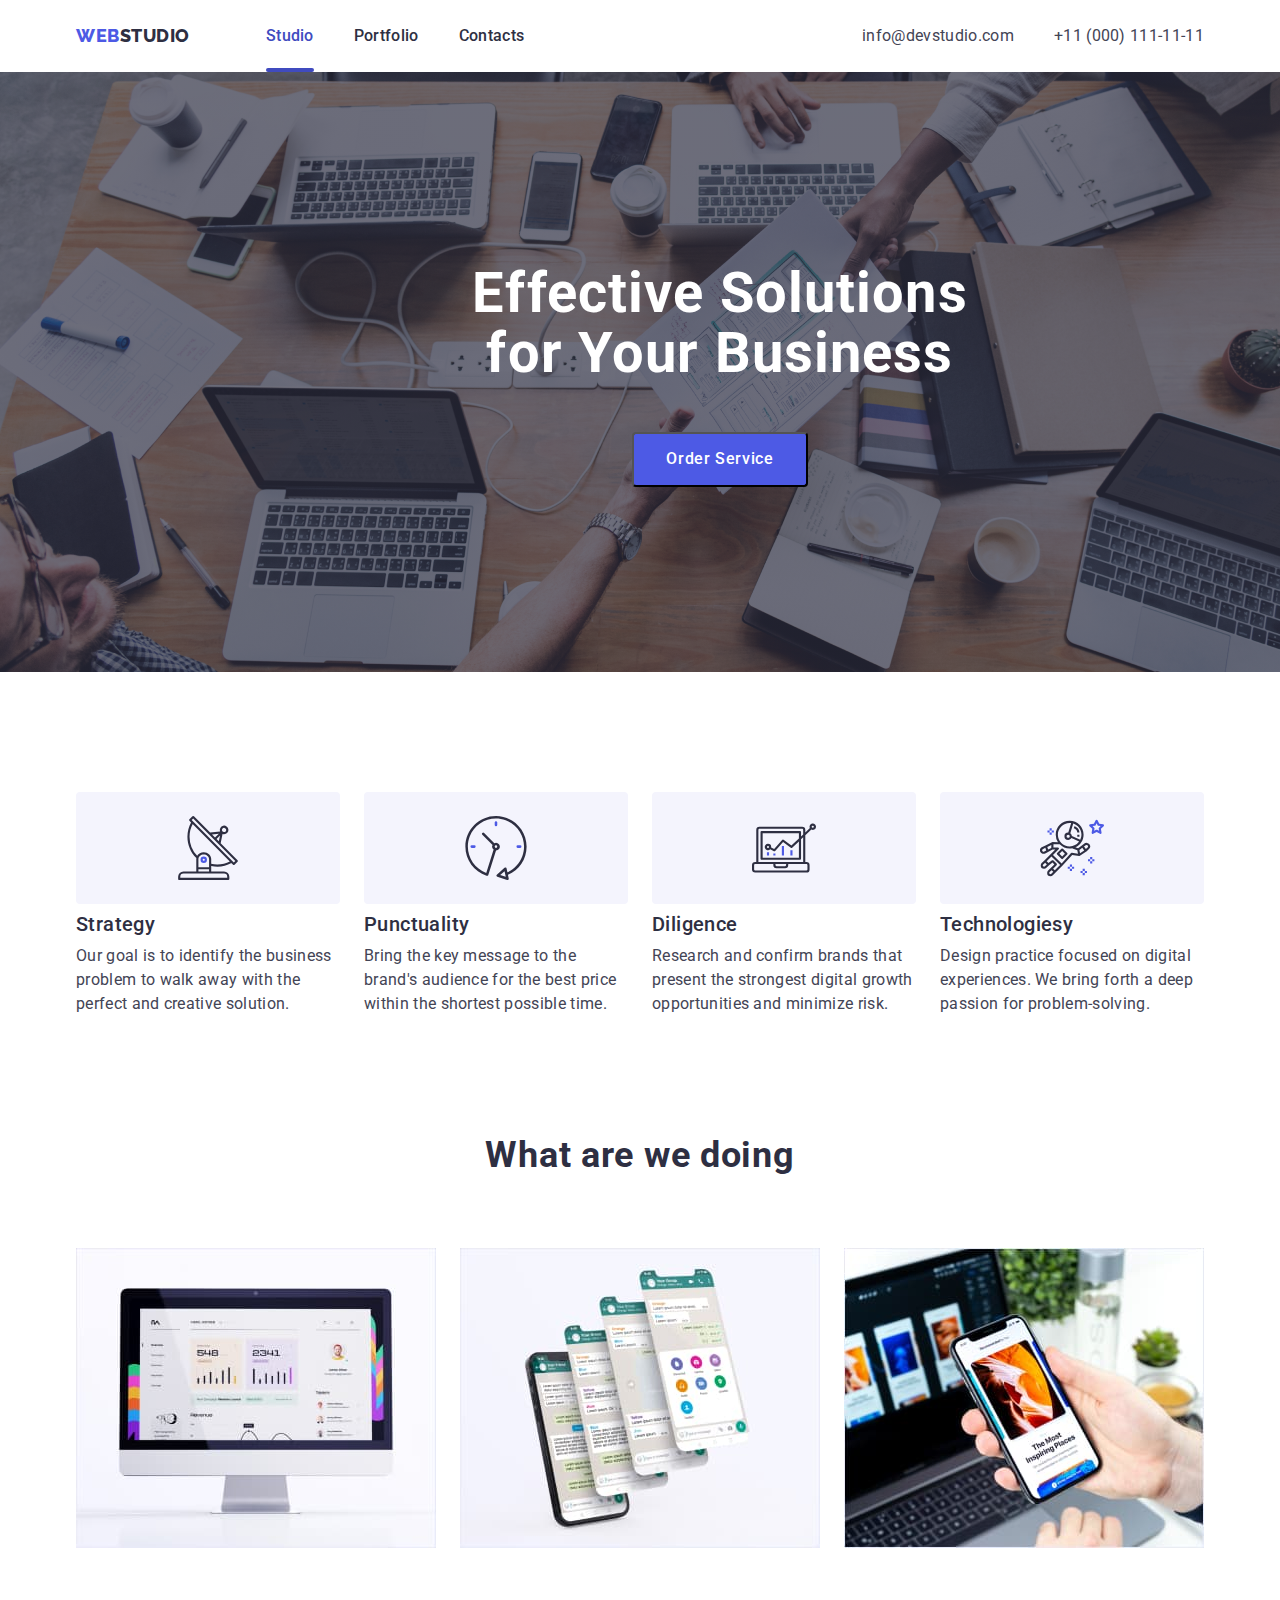
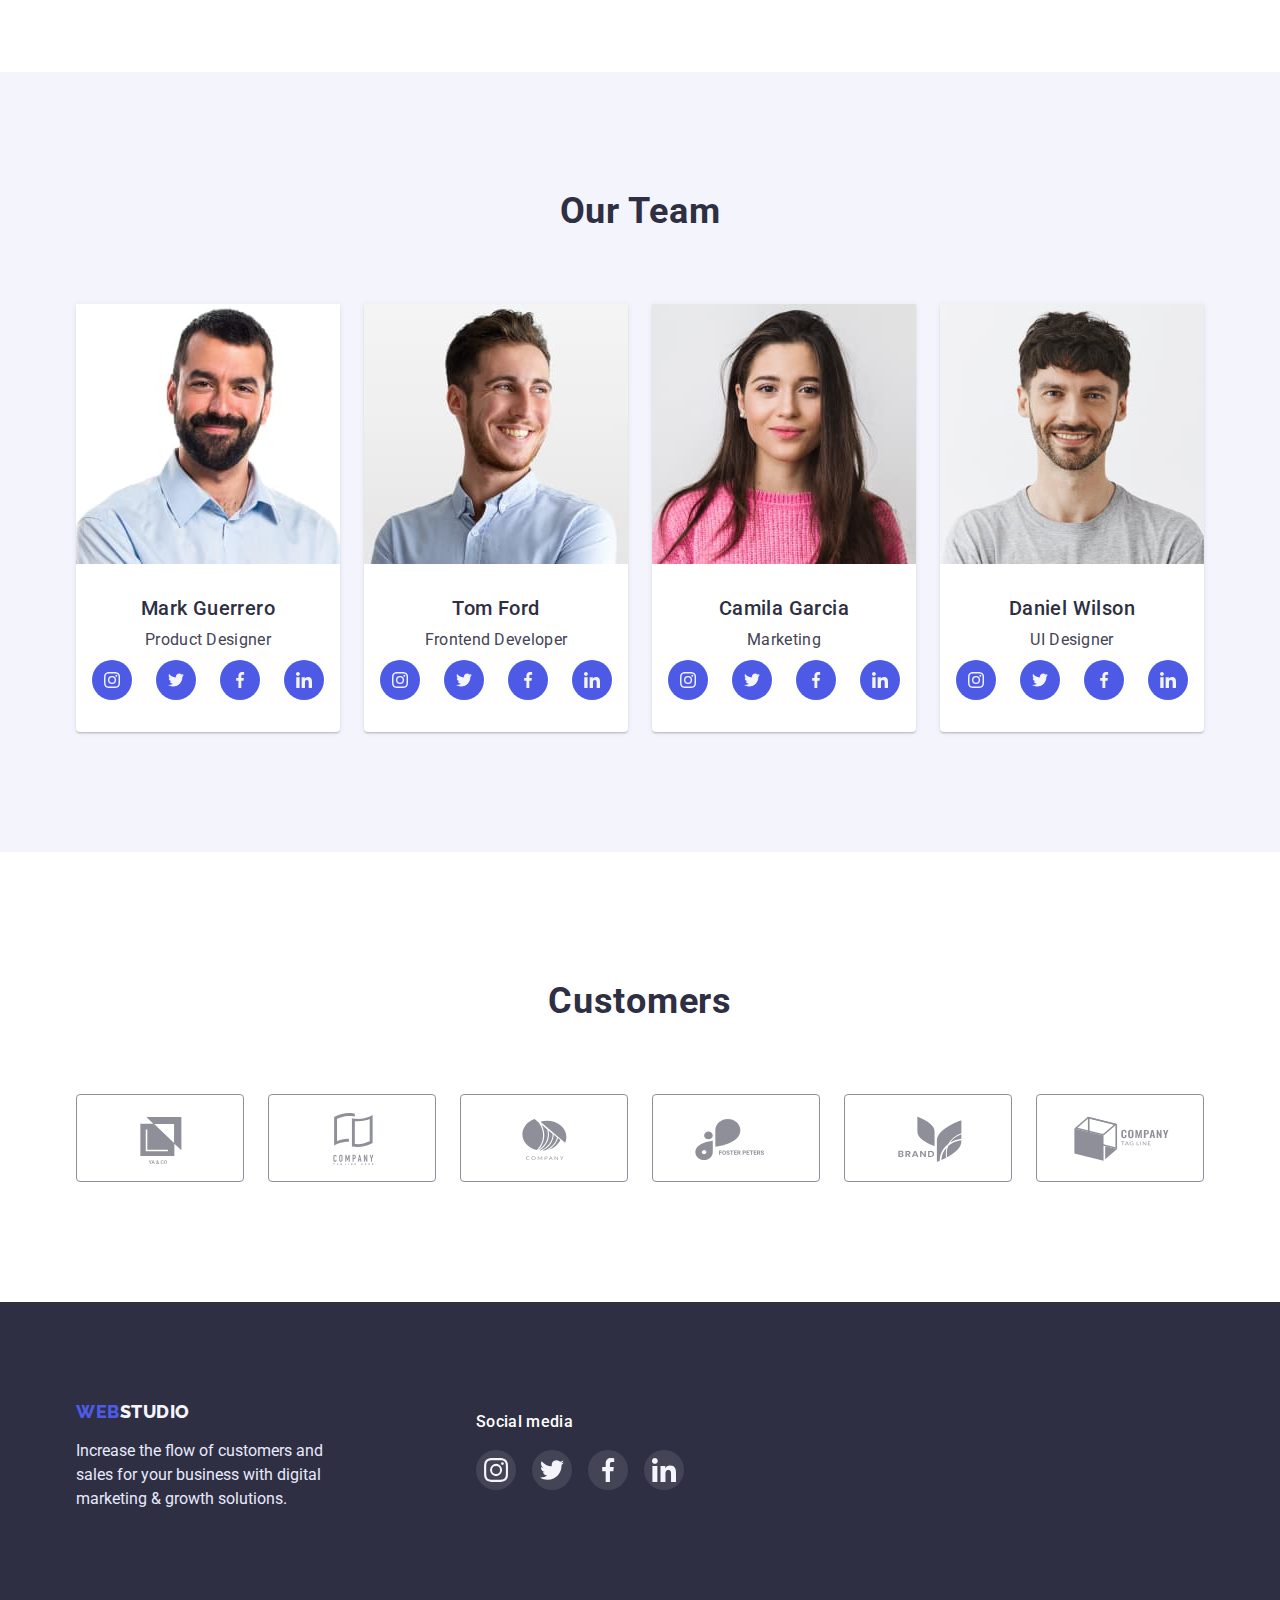
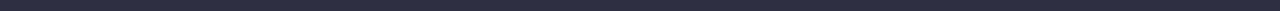
<file: index.html>
<!DOCTYPE html>
<html lang="en">
<head>
    <meta charset="UTF-8">
    <meta http-equiv="X-UA-Compatible" content="IE=edge">
    <meta name="viewport" content="width=device-width, initial-scale=1.0">
    <link rel="preconnect" href="https://fonts.googleapis.com"><link rel="preconnect" href="https://fonts.gstatic.com" crossorigin>
    <link href="https://fonts.googleapis.com/css2?family=Raleway:wght@800&family=Roboto:wght@400;500;700&display=swap" rel="stylesheet">
    <link rel="stylesheet" href="./css/modern-normolize.css">
    <link rel="stylesheet" href="./css/styles.css">
    <title>Studio</title>
</head>
<body>
     
    <header class="page-header">
<div class="container header-container">
    <nav class="navigation">
    <a href="#" class="logo link"><span class="logo-web">web</span>studio</a>

    <ul class="navigation-list">
    <li><a href="#" class="navigation-link link current">Studio</a></li>
    <li><a href="./portfolio.html" class="navigation-link link">Portfolio</a></li>
    <li><a href="./contacts.html" class="navigation-link link">Contacts</a></li>
    </ul>
    </nav>
<div class="contact-wrap">
<ul class="auth-contact">
    <li><a href="mailto:info@devstudio.com" class="auth-contact link">info@devstudio.com</a></li>
    <li><a href="tel:+11(000)111-11-11" class="auth-contact link">+11 (000) 111-11-11</a></li>
</ul>
</div>
</div>
    </header>

    <main>
<section class="hero">
    <div class="container">
        <h1 class="hero-title">Effective Solutions<br>for Your Business</h1>
        <button type="button" class="hero-button" data-modal-open>Order Service</button>
    </div>    
    <div class="backdrop is-hidden" data-modal>
        <div class="modal">
            <button class="button-close" data-modal-close>
                <a class="close-link" href="#"><svg class="modal-close" width="8" height="8"><use href="./images/icon-close1.svg#icon-close-black-18dp1"></use></svg></a>
            </button>
        </div>
    </div>
</section>

<section class="features">
    <div class="container">
    <ul class="features-list">
        <li class="features-items">
            <div class="features-wrap">
              <svg class="features-icon" width="64" height="64"><use href="./images/icons.svg#icon-antenna"> </use></svg>  
            </div>
            <h3 class="features-title title-name">Strategy</h3>
            <p class="features-text text">Our goal is to identify the business problem to walk away with the perfect and creative solution. </p>
        </li>
        <li class="features-items">
            <div class="features-wrap"><svg class="features-icon" width="64" height="64"><use href="./images/icons.svg#icon-clock"> </use></svg></div>
            <h3 class="features-title title-name">Punctuality</h3>
            <p class="features-text text">Bring the key message to the brand's audience for the best price within the shortest possible time. </p>
        </li>
        <li class="features-items">
            <div class="features-wrap"><svg class="features-icon" width="64" height="64"><use href="./images/icons.svg#icon-diagram"> </use></svg></div>
            <h3 class="features-title title-name">Diligence</h3>
            <p class="features-text text">Research and confirm brands that present the strongest digital growth opportunities and minimize risk. </p>
        </li>
        <li class="features-items">
            <div class="features-wrap"><svg class="features-icon" width="64" height="64"><use href="./images/icons.svg#icon-astronaut"> </use></svg></div>
            <h3 class="features-title title-name">Technologiesy</h3>
            <p class="features-text text">Design practice focused on digital experiences. We bring forth a deep passion for problem-solving. </p>
        </li>
    </ul>
    </div>
</section>

<section class="works">
    <div class="container">
    <h2 class="works-title title">What are we doing</h2>
    <ul class="works-list">
        <li class="works-item"><img src="images/RectangleOne.jpg" width="360" height="300" alt="desktop version"></li>
        <li class="works-item"><img src="images/RectangleTwo.jpg" width="360" height="300" alt="mobile version"></li>
        <li class="works-item"><img src="images/RectangleThree.jpg" width="360" height="300" alt="adaptive version"></li>
    </ul>
    </div>
</section>  

<section class="team">
    <div class="container">
    <h2 class="team-title title">Our Team</h2>
    <ul class="team-list">
        <li class="team-item">
            <img class="team-photo" src="images/imgOne.jpg" width="264" height="" alt="Mark Guerrero">
            <div class="team-wrap">
            <h3 class="team-name title-name">Mark Guerrero</h3>
            <p class="team-text text">Product Designer</p>
           
            <div class="social">
                <ul class="social-list">
            <li class="social-item"><a href="#" class="social-link"><svg class="social-icon" width="16" height="16"><use href="./images/icons.svg#icon-instagram"></use></svg></a>
                </li>   
            <li class="social-item"><a href="#" class="social-link"><svg class="social-icon" width="16" height="16"><use href="./images/icons.svg#icon-twitter"></use></svg></a>
                </li> 
            <li class="social-item"><a href="#" class="social-link"><svg class="social-icon" width="16" height="16"><use href="./images/icons.svg#icon-facebook"></use></svg></a>
                </li> 
            <li class="social-item"><a href="#" class="social-link"><svg class="social-icon" width="16" height="16"><use href="./images/icons.svg#icon-linkedin"></use></svg></a>
                </li> 
            </ul>
         </div>
        </div>    
              
        </li>
        
        <li class="team-item">
        
            <img class="team-photo" src="images/imgTwo.jpg" width="264" height="" alt="Tom Ford">
            <div class="team-wrap">
                <h3 class="team-name title-name">Tom Ford</h3>
            <p class="team-text text">Frontend Developer</p>
        
        <div class="social">
            <ul class="social-list">
            <li class="social-item"><a href="#" class="social-link"><svg class="social-icon" width="16" height="16"><use href="./images/icons.svg#icon-instagram"></use></svg></a>
                </li>   
            <li class="social-item"><a href="#" class="social-link"><svg class="social-icon" width="16" height="16"><use href="./images/icons.svg#icon-twitter"></use></svg></a>
                </li> 
            <li class="social-item"><a href="#" class="social-link"><svg class="social-icon" width="16" height="16"><use href="./images/icons.svg#icon-facebook"></use></svg></a>
                </li> 
            <li class="social-item"><a href="#" class="social-link"><svg class="social-icon" width="16" height="16"><use href="./images/icons.svg#icon-linkedin"></use></svg></a>
                </li> 
        </ul>
    </div>
    </div>    
        </li>
        <li class="team-item">
        
            <img class="team-photo" src="images/imgThree.jpg" width="264" height="" alt="Camila Garcia">
            <div class="team-wrap">
                <h3 class="team-name title-name">Camila Garcia</h3>
            <p class="team-text text">Marketing</p>
            <div class="social">
                <ul class="social-list">
                <li class="social-item"><a href="#" class="social-link"><svg class="social-icon" width="16" height="16"><use href="./images/icons.svg#icon-instagram"></use></svg></a>
                    </li>   
                <li class="social-item"><a href="#" class="social-link"><svg class="social-icon" width="16" height="16"><use href="./images/icons.svg#icon-twitter"></use></svg></a>
                    </li> 
                <li class="social-item"><a href="#" class="social-link"><svg class="social-icon" width="16" height="16"><use href="./images/icons.svg#icon-facebook"></use></svg></a>
                    </li> 
                <li class="social-item"><a href="#" class="social-link"><svg class="social-icon" width="16" height="16"><use href="./images/icons.svg#icon-linkedin"></use></svg></a>
                    </li> 
            </ul>
        </div>
        </div>
        </li>
        <li class="team-item">
        
            <img class="team-photo" src="images/imgFour.jpg" width="264" height="" alt="Daniel Wilson">
            <div class="team-wrap">
                <h3 class="team-name title-name">Daniel Wilson</h3>
            <p class="team-text text">UI Designer</p>
            <div class="social">
                <ul class="social-list">
                <li class="social-item"><a href="#" class="social-link"><svg class="social-icon" width="16" height="16"><use href="./images/icons.svg#icon-instagram"></use></svg></a>
                    </li>   
                <li class="social-item"><a href="#" class="social-link"><svg class="social-icon" width="16" height="16"><use href="./images/icons.svg#icon-twitter"></use></svg></a>
                    </li> 
                <li class="social-item"><a href="#" class="social-link"><svg class="social-icon" width="16" height="16"><use href="./images/icons.svg#icon-facebook"></use></svg></a>
                    </li> 
                <li class="social-item"><a href="#" class="social-link"><svg class="social-icon" width="16" height="16"><use href="./images/icons.svg#icon-linkedin"></use></svg></a>
                    </li> 
            </ul>
        </div>
        </div>
        </li>
    </ul>
   
</section>
<section>
    <div class="container">
        <div class="customers-wrap">
        <h2 class="customers-title title">Customers</h2>
        <ul class="customers-list">
            <li class="customers-logo"><a href="#" class="customers-link"><svg class="customer-icon" width="104" height="56"><use href="./images/icons.svg#icon-Logo"></use></svg></a>
            </li>
            <li class="customers-logo"><a href="#" class="customers-link"><svg class="customer-icon" width="104" height="56"><use href="./images/icons.svg#icon-Logo2"></use></svg></a>
            </li>
            <li class="customers-logo"><a href="#" class="customers-link"><svg class="customer-icon" width="104" height="56"><use href="./images/icons.svg#icon-Logo3"></use></svg></a>
            </li>
            <li class="customers-logo"><a href="#" class="customers-link"><svg class="customer-icon" width="104" height="56"><use href="./images/icons.svg#icon-Logo4"></use></svg></a>
            </li>
            <li class="customers-logo"><a href="#" class="customers-link"><svg class="customer-icon" width="104" height="56"><use href="./images/icons.svg#icon-Logo5"></use></svg></a>
            </li>
            <li class="customers-logo"><a href="#" class="customers-link"><svg class="customer-icon" width="104" height="56"><use href="./images/icons.svg#icon-Logo6"></use></svg></a>
            </li>
            </ul>
        </div>
</div>
</section>

    </main>

<footer class="footer">
        <div class="container footer-box">
            <div class="logotype">
        <a href="#" class="footer-logo logo link"><span class="footer-web">WEB</span>STUDIO</a>
        <p class="footer-text">Increase the flow of customers and sales for your business with digital marketing & growth solutions.</p>
    </div>
    <div class="social">
        <h3 class="media">Social media</h3>
    <ul class="media-list">
        <li class="media-item"><a href="#" class="media-link"><svg class="footer-icon" width="24" height="24"><use href="./images/icons.svg#icon-instagram"></use></svg></a>
        </li>   
        <li class="media-item"><a href="#" class="media-link"><svg class="footer-icon" width="24" height="24"><use href="./images/icons.svg#icon-twitter"></use></svg></a>
        </li> 
        <li class="media-item"><a href="#" class="media-link"><svg class="footer-icon" width="24" height="24"><use href="./images/icons.svg#icon-facebook"></use></svg></a>
        </li> 
        <li class="media-item"><a href="#" class="media-link"><svg class="footer-icon" width="24" height="24"><use href="./images/icons.svg#icon-linkedin"></use></svg></a>
        </li> 
       </ul>
</div>
</div>
    
</footer>

<script src="./js/modal.js"></script>
</body>
</html>
</file>
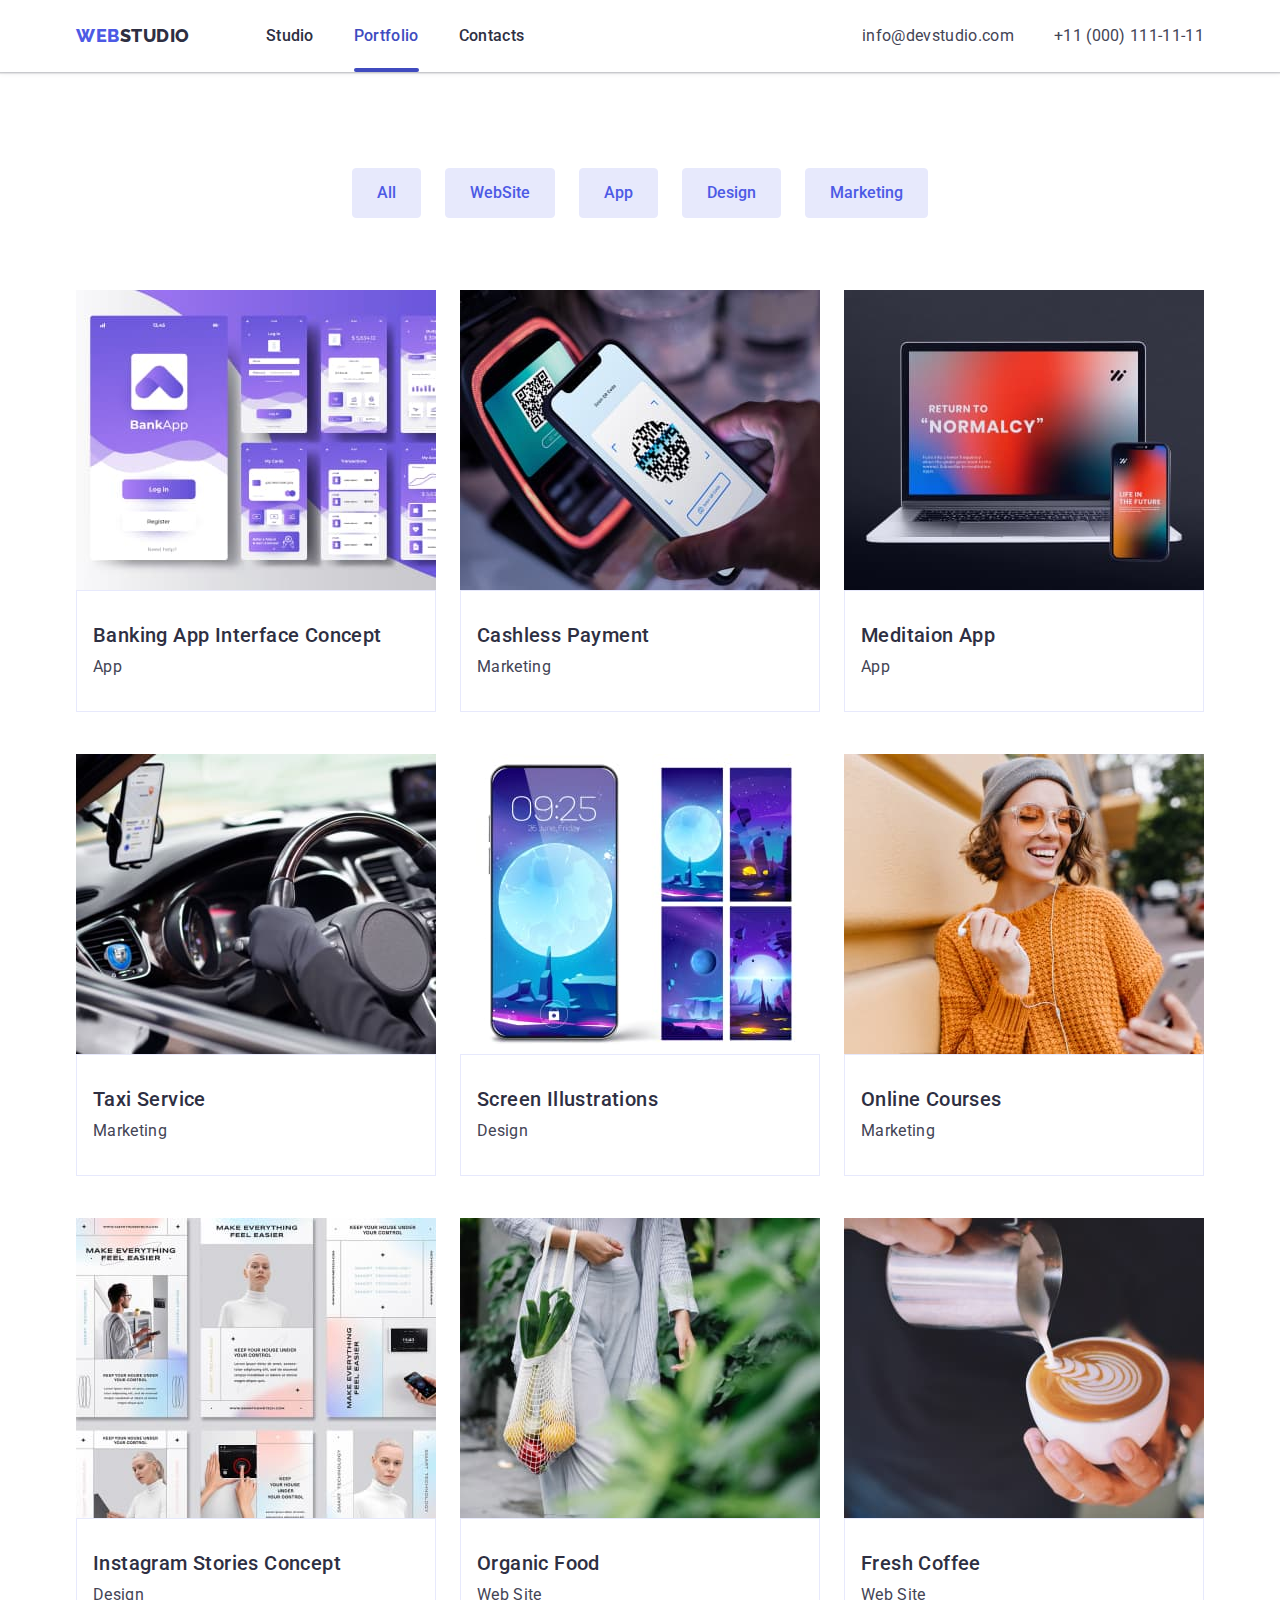
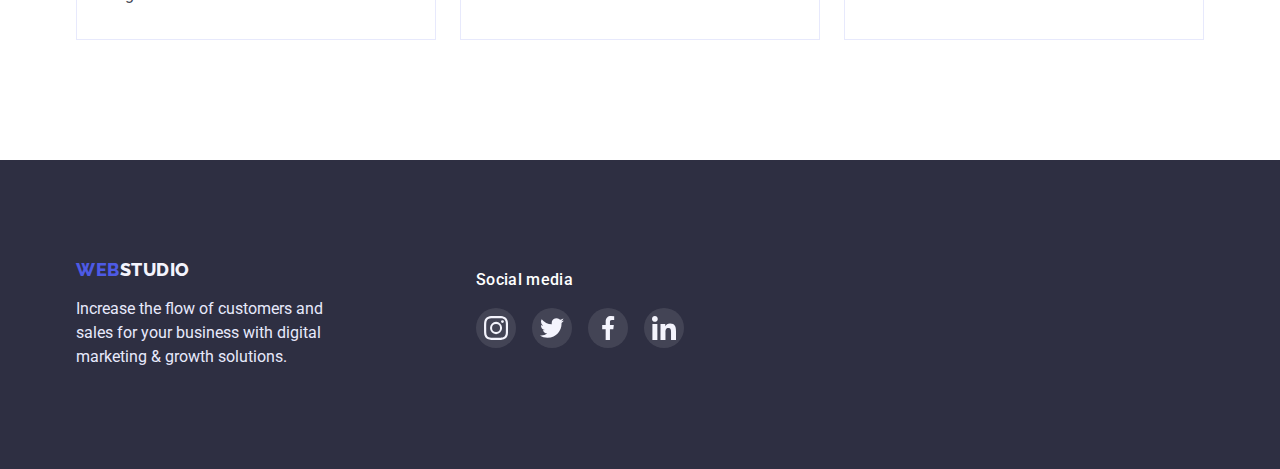
<file: portfolio.html>
<!DOCTYPE html>
<html lang="en">
<head>
    <meta charset="UTF-8">
    <meta http-equiv="X-UA-Compatible" content="IE=edge">
    <meta name="viewport" content="width=device-width, initial-scale=1.0">
    <link rel="preconnect" href="https://fonts.googleapis.com"><link rel="preconnect" href="https://fonts.gstatic.com" crossorigin>
    <link href="https://fonts.googleapis.com/css2?family=Raleway:wght@800&family=Roboto:wght@400;500;700&display=swap" rel="stylesheet">
    <link rel="stylesheet" href="./css/modern-normolize.css">
    <link rel="stylesheet" href="./css/styles.css">
    <title>Portfolio</title>
</head>
<body>
    <header class="page-header">
        <div class="container header-container">
            <nav class="navigation">
            <a href="#" class="logo link"><span class="logo-web">web</span>studio</a>
        
            <ul class="navigation-list">
            <li><a href="./index.html" class="navigation-link link">Studio</a></li>
            <li><a href="#" class="navigation-link link current">Portfolio</a></li>
            <li><a href="./contacts.html" class="navigation-link link">Contacts</a></li>
            </ul>
            </nav>
        
            <div class="contact-wrap">
                <ul class="auth-contact">
                    <li><a href="mailto:info@devstudio.com" class="auth-contact link">info@devstudio.com</a></li>
                    <li><a href="tel:+11(000)111-11-11" class="auth-contact link">+11 (000) 111-11-11</a></li>
                </ul>
                </div>
        
        </div>
            </header>

    <main>
        <section class="portfolio-page">
            <div class="container">
        <h1 class="visually-hidden">This is a filters button</h1>
<div class="filter-wrap">
        <ul class="buttons-list">
            <li><button type="button" class="buttons-filter">All</button></li>
            <li><button type="button" class="buttons-filter">WebSite</button></li>
            <li><button type="button" class="buttons-filter">App</button></li>
            <li><button type="button" class="buttons-filter">Design</button></li>
            <li><button type="button" class="buttons-filter">Marketing</button></li>
        </ul>
        </div>
        <ul class="portfolio-list">
            <li class="portfolio-item">
                
            <div class="portfolio-overlay">
                <img class="portfolio-picture" src="images/imgPortfolio1.jpg" width="360" height="" alt="Banking App Interface Concept">
            <p class="overlay">14 Stylish and User-Friendly App Design Concepts · Task Manager App · Calorie Tracker App · Exotic Fruit Ecommerce App · Cloud Storage App</p>    
            </div>
        
            <div class="portfolio-wrap">
                <h2 class="portfolio-title title-name">Banking App Interface Concept</h2>
                <p class="portfolio-action text">App</p>
            </div>
            </li>

            <li class="portfolio-item">
                <div class="portfolio-overlay">
                    <img class="portfolio-picture" src="images/imgPortfolio2.jpg" width="360" height="" alt="Cashless Payment">
                <p class="overlay">14 Stylish and User-Friendly App Design Concepts · Task Manager App · Calorie Tracker App · Exotic Fruit Ecommerce App · Cloud Storage App</p>    
                </div>
                
            <div class="portfolio-wrap">
                <h2 class="portfolio-title title-name">Cashless Payment</h2>
                <p class="portfolio-action text">Marketing</p>
            </div>
            </li>

            <li class="portfolio-item">
                <div class="portfolio-overlay">
                    <img class="portfolio-picture" src="images/imgPortfolio3.jpg" width="360" height="" alt="Meditaion App">
                <p class="overlay">14 Stylish and User-Friendly App Design Concepts · Task Manager App · Calorie Tracker App · Exotic Fruit Ecommerce App · Cloud Storage App</p>    
                </div>
                
            <div class="portfolio-wrap">
                <h2 class="portfolio-title title-name">Meditaion App</h2>
                <p class="portfolio-action text">App</p
                </div>
            </li>

            <li class="portfolio-item">
                <div class="portfolio-overlay">
                    <img class="portfolio-picture" src="images/imgPortfolio4.jpg" width="360" height="" alt="Taxi Service">
                <p class="overlay">14 Stylish and User-Friendly App Design Concepts · Task Manager App · Calorie Tracker App · Exotic Fruit Ecommerce App · Cloud Storage App</p>    
                </div>
                
            <div class="portfolio-wrap">
                <h2 class="portfolio-title title-name">Taxi Service</h2>
                <p class="portfolio-action text">Marketing</p>
            </div>
            </li>

            <li class="portfolio-item">
                <div class="portfolio-overlay">
                    <img class="portfolio-picture" src="images/imgPortfolio5.jpg" width="360" height="" alt="Screen Illustrations">
                <p class="overlay">14 Stylish and User-Friendly App Design Concepts · Task Manager App · Calorie Tracker App · Exotic Fruit Ecommerce App · Cloud Storage App</p>    
                </div>
                
            <div class="portfolio-wrap">
                <h2 class="portfolio-title title-name">Screen Illustrations</h2>
                <p class="portfolio-action text">Design</p>
            </div>
            </li>

            <li class="portfolio-item">
                <div class="portfolio-overlay">
                    <img class="portfolio-picture" src="images/imgPortfolio6.jpg" width="360" height="" alt="Online Courses">
                <p class="overlay">14 Stylish and User-Friendly App Design Concepts · Task Manager App · Calorie Tracker App · Exotic Fruit Ecommerce App · Cloud Storage App</p>    
                </div>
                
            <div class="portfolio-wrap">
                <h2 class="portfolio-title title-name">Online Courses</h2>
                <p class="portfolio-action text">Marketing</p>
            </div>
            </li>

            <li class="portfolio-item">
                <div class="portfolio-overlay">
                    <img class="portfolio-picture" src="images/imgPortfolio7.jpg" width="360" height="" alt="Instagram Stories Concept">
                <p class="overlay">14 Stylish and User-Friendly App Design Concepts · Task Manager App · Calorie Tracker App · Exotic Fruit Ecommerce App · Cloud Storage App</p>    
                </div>
                
            <div class="portfolio-wrap">
                <h2 class="portfolio-title title-name">Instagram Stories Concept</h2>
                <p class="portfolio-action text">Design</p>
            </div>
            </li>

            <li class="portfolio-item">
                <div class="portfolio-overlay">
                    <img class="portfolio-picture" src="images/imgPortfolio8.jpg" width="360" height="" alt="Organic Food">
                <p class="overlay">14 Stylish and User-Friendly App Design Concepts · Task Manager App · Calorie Tracker App · Exotic Fruit Ecommerce App · Cloud Storage App</p>    
                </div>
                
            <div class="portfolio-wrap">
                <h2 class="portfolio-title title-name">Organic Food</h2>
                <p class="portfolio-action text">Web Site</p>
            </div>
            </li>

            <li class="portfolio-item">
                <div class="portfolio-overlay">
                    <img class="portfolio-picture" src="images/imgPortfolio9.jpg" width="360" height="" alt="Fresh Coffee">
                <p class="overlay">14 Stylish and User-Friendly App Design Concepts · Task Manager App · Calorie Tracker App · Exotic Fruit Ecommerce App · Cloud Storage App</p>    
                </div>
                
            <div class="portfolio-wrap">
                <h2 class="portfolio-title title-name">Fresh Coffee</h2>
                <p class="portfolio-action text">Web Site</p>
            </div>
            </li>
        </ul>
    </div>
        </div>
      </section>
    </main>

<footer class="footer">
        <div class="container footer-box">
            <div class="logotype">
        <a href="#" class="footer-logo logo link"><span class="footer-web">WEB</span>STUDIO</a>
        <p class="footer-text">Increase the flow of customers and sales for your business with digital marketing & growth solutions.</p>
    </div>
    <div class="social">
        <h3 class="media">Social media</h3>
    <ul class="media-list">
        <li class="media-item"><a href="#" class="media-link"><svg class="footer-icon" width="24" height="24"><use href="./images/icons.svg#icon-instagram"></use></svg></a>
        </li>   
        <li class="media-item"><a href="#" class="media-link"><svg class="footer-icon" width="24" height="24"><use href="./images/icons.svg#icon-twitter"></use></svg></a>
        </li> 
        <li class="media-item"><a href="#" class="media-link"><svg class="footer-icon" width="24" height="24"><use href="./images/icons.svg#icon-facebook"></use></svg></a>
        </li> 
        <li class="media-item"><a href="#" class="media-link"><svg class="footer-icon" width="24" height="24"><use href="./images/icons.svg#icon-linkedin"></use></svg></a>
        </li> 
       </ul>
</div>
</div>
    
</footer>

    
</body>
</html>
</file>
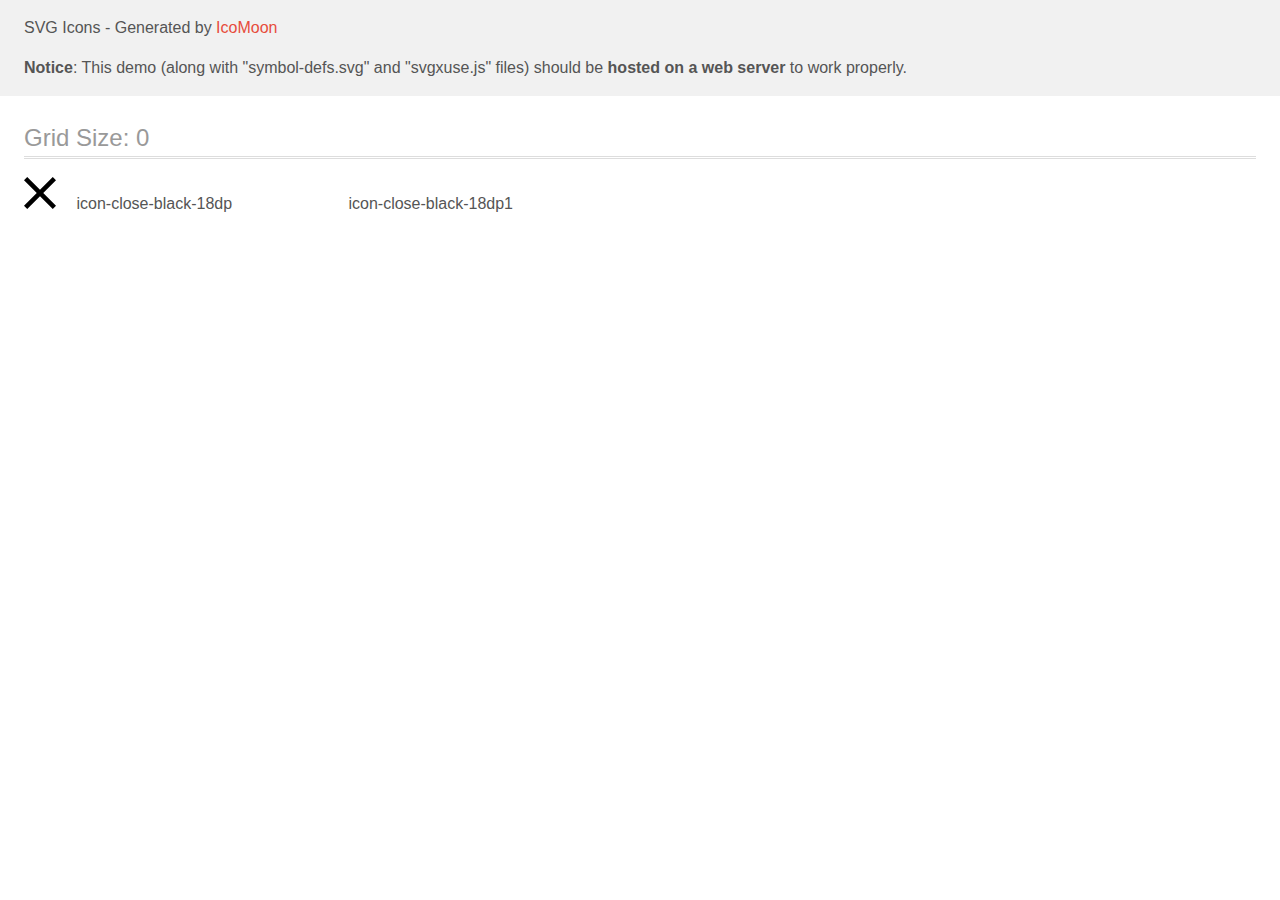
<file: images/icons (1)/demo-external-svg.html>
<!doctype html>
<html>
<head>
    <title>IcoMoon - SVG Icons</title>
    <meta charset="utf-8">
    <meta name="viewport" content="width=device-width, initial-scale=1">
    <link rel="stylesheet" href="demo-files/demo.css">
    <link rel="stylesheet" href="style.css">
</head>
<body>
<header class="bgc1 clearfix">
<div class="mhl">
    <p>SVG Icons - Generated by <a href="https://icomoon.io/app">IcoMoon</a></p><p><strong>Notice</strong>: This demo (along with "symbol-defs.svg" and "svgxuse.js" files) should be <b>hosted on a web server</b> to work properly.</p>
</div>
</header>
    <div class="clearfix mhl ptl">
        <h1 class="mvm mtn fgc1">Grid Size: 0</h1>
        <div class="glyph fs1">
            <div class="clearfix pbs">
                <svg class="icon icon-close-black-18dp"><use xlink:href="symbol-defs.svg#icon-close-black-18dp"></use></svg><span class="name"> icon-close-black-18dp</span>
            </div>
        </div>
        <div class="glyph fs1">
            <div class="clearfix pbs">
                <svg class="icon icon-close-black-18dp1"><use xlink:href="symbol-defs.svg#icon-close-black-18dp1"></use></svg><span class="name"> icon-close-black-18dp1</span>
            </div>
        </div>
  </div>
<script defer src="svgxuse.js"></script>
</body>
</html>
</file>
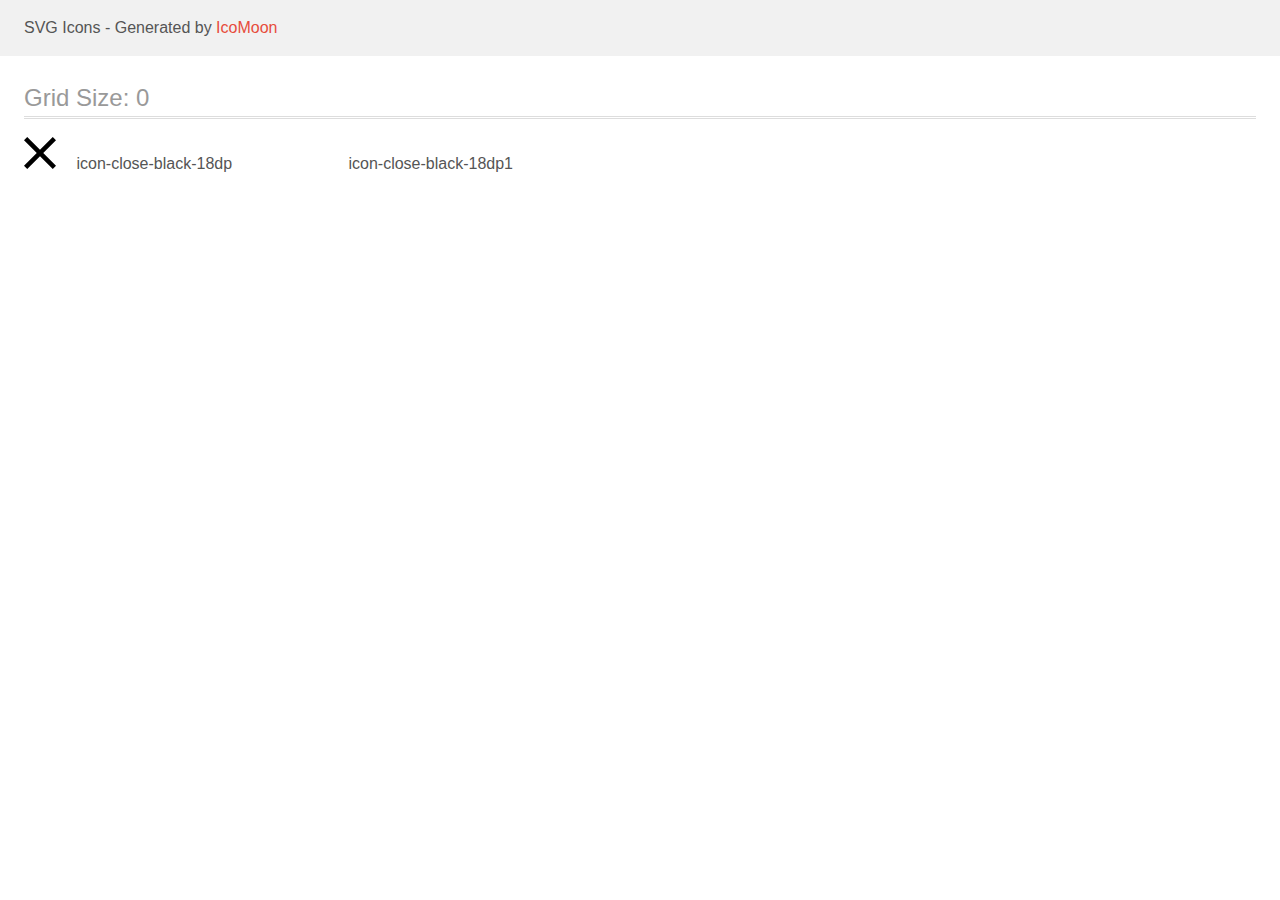
<file: images/icons (1)/demo.html>
<!doctype html>
<html>
<head>
    <title>IcoMoon - SVG Icons</title>
    <meta charset="utf-8">
    <meta name="viewport" content="width=device-width, initial-scale=1">
    <link rel="stylesheet" href="demo-files/demo.css">
    <link rel="stylesheet" href="style.css">
</head>
<body>
<svg aria-hidden="true" style="position: absolute; width: 0; height: 0; overflow: hidden;" version="1.1" xmlns="http://www.w3.org/2000/svg" xmlns:xlink="http://www.w3.org/1999/xlink">
<defs>
<symbol id="icon-close-black-18dp" viewBox="0 0 32 32">
<path d="M32 3.224l-3.224-3.224-12.776 12.776-12.776-12.776-3.224 3.224 12.776 12.776-12.776 12.776 3.224 3.224 12.776-12.776 12.776 12.776 3.224-3.224-12.776-12.776 12.776-12.776z"></path>
</symbol>
<symbol id="icon-close-black-18dp1" viewBox="0 0 32 32">
<path fill="#fff" style="fill: var(--color1, #fff)" d="M32 3.224l-3.224-3.224-12.776 12.776-12.776-12.776-3.224 3.224 12.776 12.776-12.776 12.776 3.224 3.224 12.776-12.776 12.776 12.776 3.224-3.224-12.776-12.776 12.776-12.776z"></path>
</symbol>
</defs>
</svg>

<header class="bgc1 clearfix">
<div class="mhl">
    <p>SVG Icons - Generated by <a href="https://icomoon.io/app">IcoMoon</a></p>
</div>
</header>
    <div class="clearfix mhl ptl">
        <h1 class="mvm mtn fgc1">Grid Size: 0</h1>
        <div class="glyph fs1">
            <div class="clearfix pbs">
                <svg class="icon icon-close-black-18dp"><use xlink:href="#icon-close-black-18dp"></use></svg><span class="name"> icon-close-black-18dp</span>
            </div>
        </div>
        <div class="glyph fs1">
            <div class="clearfix pbs">
                <svg class="icon icon-close-black-18dp1"><use xlink:href="#icon-close-black-18dp1"></use></svg><span class="name"> icon-close-black-18dp1</span>
            </div>
        </div>
  </div>
<script defer src="svgxuse.js"></script>
</body>
</html>
</file>
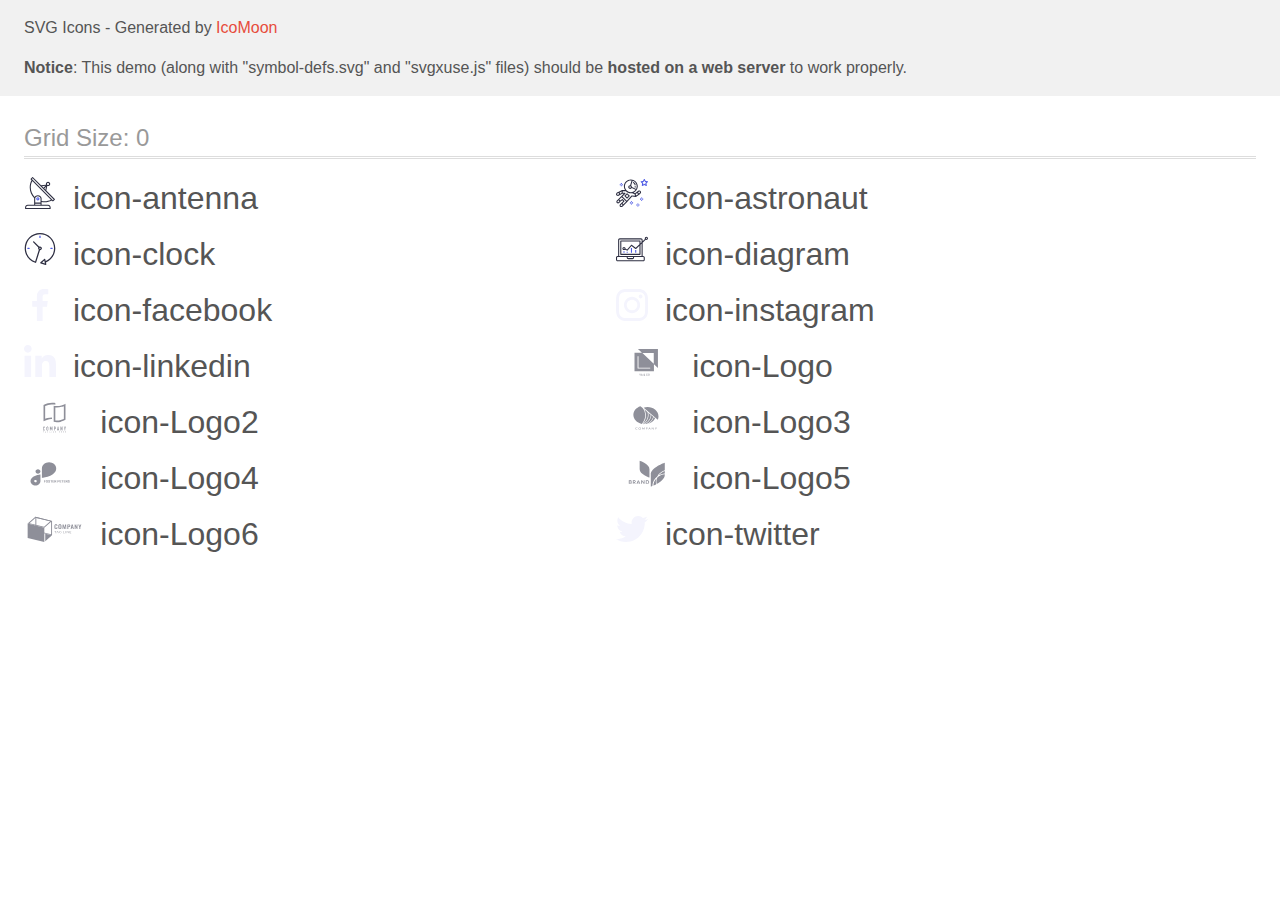
<file: images/icons/demo-external-svg.html>
<!doctype html>
<html>
<head>
    <title>IcoMoon - SVG Icons</title>
    <meta charset="utf-8">
    <meta name="viewport" content="width=device-width, initial-scale=1">
    <link rel="stylesheet" href="demo-files/demo.css">
    <link rel="stylesheet" href="style.css">
</head>
<body>
<header class="bgc1 clearfix">
<div class="mhl">
    <p>SVG Icons - Generated by <a href="https://icomoon.io/app">IcoMoon</a></p><p><strong>Notice</strong>: This demo (along with "symbol-defs.svg" and "svgxuse.js" files) should be <b>hosted on a web server</b> to work properly.</p>
</div>
</header>
    <div class="clearfix mhl ptl">
        <h1 class="mvm mtn fgc1">Grid Size: 0</h1>
        <div class="glyph fs1">
            <div class="clearfix pbs">
                <svg class="icon icon-antenna"><use xlink:href="symbol-defs.svg#icon-antenna"></use></svg><span class="name"> icon-antenna</span>
            </div>
        </div>
        <div class="glyph fs1">
            <div class="clearfix pbs">
                <svg class="icon icon-astronaut"><use xlink:href="symbol-defs.svg#icon-astronaut"></use></svg><span class="name"> icon-astronaut</span>
            </div>
        </div>
        <div class="glyph fs1">
            <div class="clearfix pbs">
                <svg class="icon icon-clock"><use xlink:href="symbol-defs.svg#icon-clock"></use></svg><span class="name"> icon-clock</span>
            </div>
        </div>
        <div class="glyph fs1">
            <div class="clearfix pbs">
                <svg class="icon icon-diagram"><use xlink:href="symbol-defs.svg#icon-diagram"></use></svg><span class="name"> icon-diagram</span>
            </div>
        </div>
        <div class="glyph fs1">
            <div class="clearfix pbs">
                <svg class="icon icon-facebook"><use xlink:href="symbol-defs.svg#icon-facebook"></use></svg><span class="name"> icon-facebook</span>
            </div>
        </div>
        <div class="glyph fs1">
            <div class="clearfix pbs">
                <svg class="icon icon-instagram"><use xlink:href="symbol-defs.svg#icon-instagram"></use></svg><span class="name"> icon-instagram</span>
            </div>
        </div>
        <div class="glyph fs1">
            <div class="clearfix pbs">
                <svg class="icon icon-linkedin"><use xlink:href="symbol-defs.svg#icon-linkedin"></use></svg><span class="name"> icon-linkedin</span>
            </div>
        </div>
        <div class="glyph fs1">
            <div class="clearfix pbs">
                <svg class="icon icon-Logo"><use xlink:href="symbol-defs.svg#icon-Logo"></use></svg><span class="name"> icon-Logo</span>
            </div>
        </div>
        <div class="glyph fs1">
            <div class="clearfix pbs">
                <svg class="icon icon-Logo2"><use xlink:href="symbol-defs.svg#icon-Logo2"></use></svg><span class="name"> icon-Logo2</span>
            </div>
        </div>
        <div class="glyph fs1">
            <div class="clearfix pbs">
                <svg class="icon icon-Logo3"><use xlink:href="symbol-defs.svg#icon-Logo3"></use></svg><span class="name"> icon-Logo3</span>
            </div>
        </div>
        <div class="glyph fs1">
            <div class="clearfix pbs">
                <svg class="icon icon-Logo4"><use xlink:href="symbol-defs.svg#icon-Logo4"></use></svg><span class="name"> icon-Logo4</span>
            </div>
        </div>
        <div class="glyph fs1">
            <div class="clearfix pbs">
                <svg class="icon icon-Logo5"><use xlink:href="symbol-defs.svg#icon-Logo5"></use></svg><span class="name"> icon-Logo5</span>
            </div>
        </div>
        <div class="glyph fs1">
            <div class="clearfix pbs">
                <svg class="icon icon-Logo6"><use xlink:href="symbol-defs.svg#icon-Logo6"></use></svg><span class="name"> icon-Logo6</span>
            </div>
        </div>
        <div class="glyph fs1">
            <div class="clearfix pbs">
                <svg class="icon icon-twitter"><use xlink:href="symbol-defs.svg#icon-twitter"></use></svg><span class="name"> icon-twitter</span>
            </div>
        </div>
  </div>
<script defer src="svgxuse.js"></script>
</body>
</html>
</file>
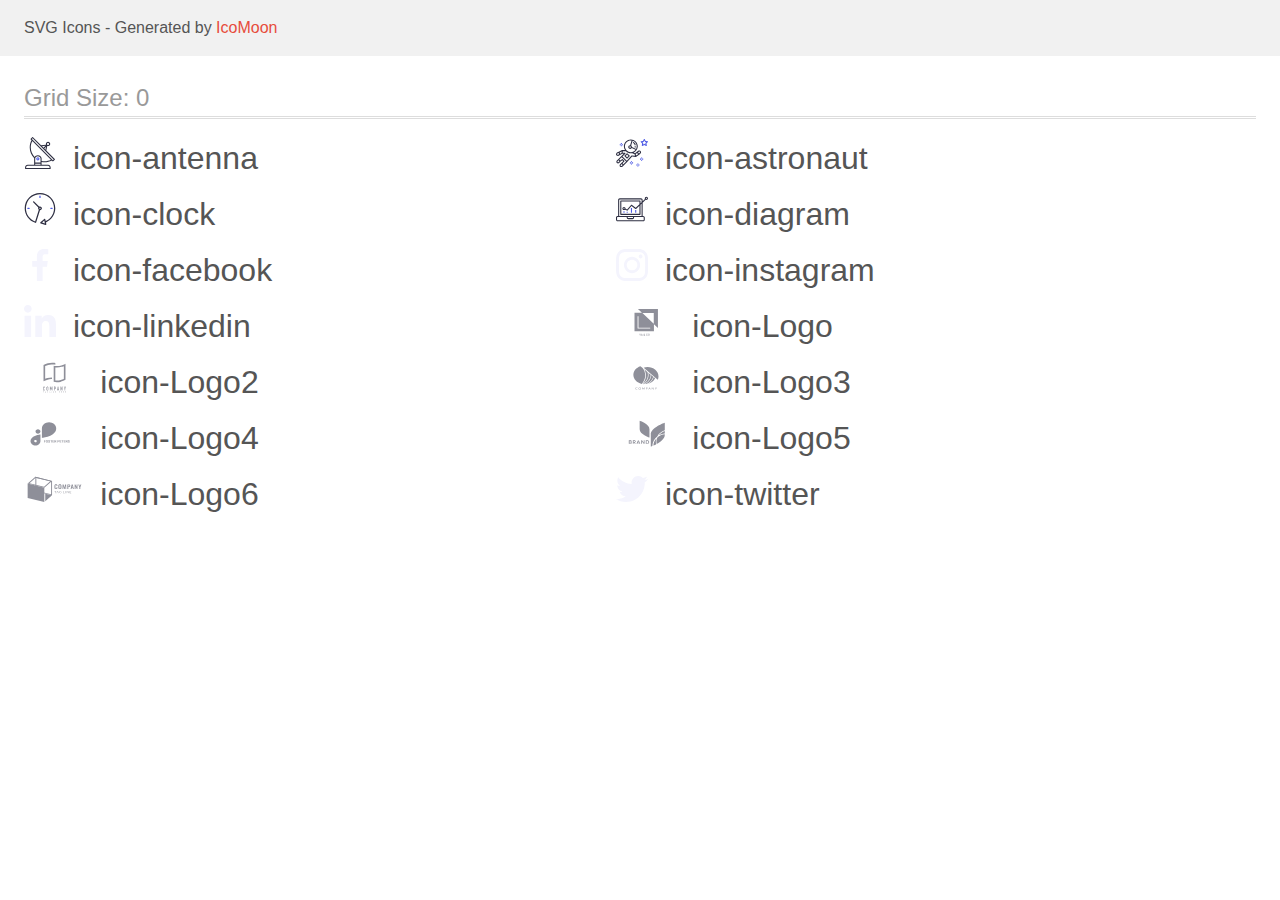
<file: images/icons/demo.html>
<!doctype html>
<html>
<head>
    <title>IcoMoon - SVG Icons</title>
    <meta charset="utf-8">
    <meta name="viewport" content="width=device-width, initial-scale=1">
    <link rel="stylesheet" href="demo-files/demo.css">
    <link rel="stylesheet" href="style.css">
</head>
<body>
<svg aria-hidden="true" style="position: absolute; width: 0; height: 0; overflow: hidden;" version="1.1" xmlns="http://www.w3.org/2000/svg" xmlns:xlink="http://www.w3.org/1999/xlink">
<defs>
<symbol id="icon-antenna" viewBox="0 0 32 32">
<path fill="#2e2f42" style="fill: var(--color1, #2e2f42)" d="M30.773 22.098l-8.443-8.505 0.937-4.615c0.242 0.094 0.499 0.143 0.759 0.145h0.006c0.008 0 0.017 0 0.026 0 1.192 0 2.159-0.967 2.159-2.159s-0.967-2.159-2.159-2.159c-1.192 0-2.159 0.967-2.159 2.159 0 0.26 0.046 0.508 0.13 0.739l-0.005-0.015-4.96 0.605-8.091-8.133c-0.096-0.098-0.229-0.159-0.376-0.16h-0c-0.14 0.001-0.274 0.057-0.373 0.155l-1.513 1.504c-0.097 0.097-0.156 0.23-0.156 0.377s0.060 0.281 0.156 0.377v0l0.814 0.825c-1.143 2.062-1.816 4.522-1.816 7.139 0 4.106 1.656 7.825 4.336 10.526l-0.001-0.001c0.042 0.041 0.091 0.073 0.146 0.098-0.032 0.164-0.051 0.353-0.052 0.546v6.188h-6.4c-1.472 0.001-2.666 1.194-2.667 2.666v1.067c0 0.295 0.239 0.533 0.534 0.533h24.534c0.294 0 0.534-0.239 0.534-0.534v-1.067c-0.002-1.472-1.195-2.665-2.667-2.666h-6.4v-2.742c1.003 0.21 2.024 0.317 3.049 0.32 2.58-0.003 5.005-0.663 7.117-1.822l-0.077 0.039 0.819 0.823c0.099 0.101 0.235 0.159 0.377 0.16 0.14-0.001 0.274-0.056 0.373-0.155l1.512-1.505c0.096-0.097 0.156-0.23 0.156-0.377s-0.060-0.28-0.156-0.377v0zM23.28 6.233c0.193-0.192 0.458-0.31 0.752-0.31 0.589 0 1.067 0.478 1.067 1.066s-0.477 1.066-1.067 1.066c-0 0-0 0-0 0h-0.003c-0.587-0.003-1.061-0.479-1.061-1.066 0-0.296 0.12-0.563 0.315-0.756l0-0h-0.002zM22.024 9.738l-0.599 2.945-1.175-1.182 1.774-1.764zM21.419 8.836l-1.92 1.909-1.485-1.493 3.405-0.415zM24.004 28.8c0.884 0 1.6 0.716 1.6 1.6v0 0.534h-23.466v-0.534c0-0.884 0.716-1.6 1.6-1.6h20.267zM16.538 26.666v1.067h-5.334v-1.067h5.334zM11.204 25.6v-4.053c0-1.294 1.197-2.346 2.666-2.346s2.667 1.053 2.667 2.346v4.053h-5.334zM17.604 23.904v-2.357c0-1.882-1.675-3.413-3.733-3.413-0.018-0-0.038-0-0.059-0-1.353 0-2.54 0.707-3.213 1.771l-0.009 0.016c-2.36-2.482-3.811-5.846-3.811-9.549 0-2.314 0.567-4.496 1.569-6.414l-0.036 0.077 18.602 18.709c-1.823 0.947-3.98 1.502-6.266 1.502-1.079 0-2.128-0.124-3.136-0.357l0.093 0.018zM28.893 23.221l-21.057-21.18 0.755-0.752 7.935 7.98c0.003 0 0.006 0.007 0.009 0.009l13.114 13.191-0.757 0.752z"></path>
<path fill="#4d5ae5" style="fill: var(--color2, #4d5ae5)" d="M13.876 20.267h-0.005c-0.001 0-0.002 0-0.002 0-0.884 0-1.6 0.716-1.6 1.6s0.715 1.599 1.597 1.6h0.005c0.001 0 0.002 0 0.002 0 0.884 0 1.6-0.716 1.6-1.6s-0.715-1.599-1.597-1.6h-0zM14.249 22.245c-0.096 0.096-0.229 0.155-0.376 0.155-0.295 0-0.534-0.239-0.534-0.534 0-0.001 0-0.001 0-0.002v0c0.002-0.292 0.238-0.529 0.53-0.53h0c0.293 0.002 0.531 0.24 0.531 0.534 0 0.148-0.060 0.281-0.157 0.378l-0 0h0.005z"></path>
</symbol>
<symbol id="icon-astronaut" viewBox="0 0 32 32">
<path fill="#4d5ae5" style="fill: var(--color2, #4d5ae5)" d="M31.974 4.524c-0.064-0.191-0.227-0.332-0.427-0.362l-0.003-0-1.911-0.278-0.855-1.731c-0.179-0.365-0.776-0.365-0.956 0l-0.855 1.731-1.91 0.278c-0.26 0.039-0.457 0.26-0.457 0.528 0 0.149 0.061 0.285 0.161 0.381l1.383 1.348-0.326 1.903c-0.034 0.2 0.048 0.402 0.212 0.521 0.166 0.12 0.383 0.136 0.562 0.040l1.709-0.899 1.709 0.899c0.072 0.038 0.157 0.061 0.247 0.061 0.295 0 0.534-0.239 0.534-0.534 0-0.031-0.003-0.062-0.008-0.092l0 0.003-0.326-1.903 1.383-1.348c0.099-0.097 0.161-0.233 0.161-0.382 0-0.059-0.009-0.115-0.027-0.168l0.001 0.004zM29.511 5.851c-0.125 0.122-0.183 0.299-0.153 0.472l0.191 1.114-1-0.526c-0.072-0.039-0.158-0.062-0.248-0.062s-0.177 0.023-0.251 0.063l0.003-0.001-1 0.526 0.191-1.114c0.005-0.027 0.008-0.058 0.008-0.090 0-0.15-0.061-0.285-0.161-0.382l-0.81-0.79 1.119-0.162c0.174-0.025 0.323-0.135 0.401-0.292l0.5-1.013 0.501 1.013c0.078 0.157 0.228 0.267 0.402 0.292l1.119 0.162-0.809 0.79zM26.134 20.522h-1.067v1.067h1.067v-1.067zM26.134 22.655h-1.067v1.067h1.067v-1.067z"></path>
<path fill="#4d5ae5" style="fill: var(--color2, #4d5ae5)" d="M27.2 21.589h-1.067v1.067h1.067v-1.067zM25.067 21.589h-1.067v1.067h1.067v-1.067zM22.4 26.389h-1.067v1.067h1.067v-1.067zM22.4 28.523h-1.067v1.067h1.067v-1.067zM23.467 27.456h-1.067v1.067h1.067v-1.067z"></path>
<path fill="#4d5ae5" style="fill: var(--color2, #4d5ae5)" d="M21.334 27.456h-1.067v1.067h1.067v-1.067zM16 24.256h-1.066v1.067h1.066v-1.067zM16 26.389h-1.066v1.067h1.066v-1.067zM17.067 25.323h-1.067v1.067h1.067v-1.067zM14.934 25.323h-1.067v1.067h1.067v-1.067zM5.867 6.122h-1.066v1.066h1.066v-1.066zM5.867 8.255h-1.066v1.067h1.066v-1.066zM6.933 7.189h-1.066v1.067h1.066v-1.067zM4.8 7.189h-1.067v1.067h1.067v-1.067z"></path>
<path fill="#2e2f42" style="fill: var(--color1, #2e2f42)" d="M24.715 14.159c-0.28-0.377-0.699-0.636-1.179-0.704l-0.009-0.001c-0.076-0.012-0.164-0.018-0.254-0.018-0.411 0-0.789 0.139-1.090 0.374l0.004-0.003-1.252 0.96-1.898 1.417-1.358-0.541c2.421-1.086 4.114-3.508 4.114-6.32 0-3.823-3.122-6.933-6.961-6.933s-6.962 3.11-6.962 6.933c0 1.386 0.414 2.674 1.12 3.758l-2.769-0.024c-0.008 0-0.015 0.005-0.024 0.005-0.053 0.002-0.104 0.012-0.155 0.030-0.013 0.005-0.026 0.008-0.038 0.014-0.006 0.002-0.013 0.003-0.019 0.007l-3.234 1.597-1.893 0.911c-0.024 0.011-0.045 0.023-0.064 0.036l0.001-0.001c-0.482 0.324-0.794 0.866-0.794 1.482 0 0.297 0.073 0.576 0.201 0.822l-0.005-0.010c0.22 0.429 0.595 0.745 1.056 0.89 0.161 0.053 0.345 0.083 0.537 0.083 0.308 0 0.598-0.078 0.851-0.216l-0.009 0.005 1.388-0.738 2.264-1.169 1.357-0.008-5.442 5.415c0 0.001-0.001 0.001-0.002 0.002l-1.339 1.333c-0.303 0.299-0.49 0.714-0.49 1.173 0 0.002 0 0.003 0 0.005v-0c0 0.445 0.173 0.863 0.49 1.178 0.325 0.323 0.752 0.485 1.179 0.485s0.855-0.162 1.18-0.485l1.314-1.308 1.74-1.3 0.901 0.897-3.102 3.088c-0.303 0.299-0.49 0.714-0.49 1.173 0 0.002 0 0.003 0 0.005v-0c0 0.445 0.174 0.863 0.49 1.179 0.325 0.323 0.752 0.485 1.18 0.485s0.855-0.162 1.18-0.485l3.482-3.466c0-0.001 0-0.002 0.001-0.002l1.010-1-0.004-0.003c0.007-0.006 0.015-0.009 0.022-0.015l5.166-5.658 3.471 0.494c0.020 0.003 0.044 0.004 0.068 0.004 0.070 0 0.137-0.014 0.198-0.039l-0.004 0.001c0.017-0.006 0.033-0.015 0.050-0.023 0.019-0.009 0.039-0.015 0.057-0.027l3.213-2.134c0.012-0.008 0.018-0.020 0.029-0.029 0.012-0.010 0.029-0.014 0.040-0.025l1.272-1.192c0.347-0.326 0.564-0.787 0.564-1.299 0-0.4-0.132-0.77-0.355-1.067l0.003 0.005zM2.13 17.77c-0.173 0.093-0.37 0.111-0.558 0.052-0.295-0.093-0.505-0.364-0.505-0.683 0-0.236 0.114-0.445 0.29-0.575l0.002-0.001 1.314-0.632 0.316 0.925 0.133 0.388-0.993 0.527zM5.628 15.943l-1.548 0.8-0.255-0.747-0.183-0.537 2.026-1-0.040 1.483zM20.727 9.322c0 0.918-0.219 1.785-0.599 2.559l-4.181-1.899c-0.043-0.575-0.342-1.073-0.782-1.384l-0.006-0.004 1.464-4.86c2.378 0.755 4.105 2.974 4.105 5.587zM8.938 9.322c0-3.235 2.644-5.867 5.894-5.867 0.253 0 0.5 0.022 0.745 0.053l-1.432 4.753c-0.019 0-0.037-0.005-0.057-0.005-0 0-0 0-0.001 0-1.032 0-1.869 0.835-1.872 1.866v0c0.003 1.031 0.84 1.867 1.872 1.867 0 0 0 0 0.001 0h-0c0.694 0 1.294-0.383 1.618-0.944l3.863 1.755c-1.075 1.447-2.795 2.39-4.736 2.39-3.25 0-5.895-2.633-5.895-5.867zM14.895 10.122c0 0.441-0.362 0.8-0.806 0.8-0.001 0-0.001 0-0.002 0-0.443 0-0.802-0.358-0.804-0.8v-0c0-0.441 0.361-0.8 0.806-0.8s0.806 0.359 0.806 0.8zM2.465 25.146c-0.11 0.108-0.261 0.175-0.428 0.175s-0.317-0.067-0.427-0.175l0 0c-0.109-0.108-0.176-0.257-0.176-0.422s0.067-0.315 0.176-0.422l0-0 0.962-0.959 0.851 0.848-0.958 0.955zM5.678 28.88c-0.11 0.109-0.261 0.176-0.428 0.176s-0.317-0.067-0.427-0.175l0 0c-0.109-0.108-0.176-0.257-0.176-0.422s0.067-0.315 0.176-0.422l0-0 0.963-0.959 0.851 0.848-0.96 0.955zM9.161 25.411l-0.002 0.001-1.765 1.76-0.851-0.848 1.763-1.756s0.001 0 0.002-0.001c0.040-0.040 0.065-0.088 0.090-0.135 0.007-0.014 0.020-0.026 0.026-0.040 0.017-0.041 0.019-0.085 0.025-0.129 0.004-0.024 0.014-0.047 0.014-0.073 0-0.035-0.012-0.070-0.020-0.105-0.007-0.032-0.007-0.065-0.018-0.096-0.020-0.050-0.055-0.095-0.091-0.137-0.010-0.012-0.014-0.027-0.025-0.038h-0.001l-0.001-0.002-1.607-1.6c-0.017-0.017-0.039-0.024-0.058-0.038-0.025-0.021-0.054-0.040-0.084-0.056l-0.003-0.001c-0.027-0.013-0.058-0.024-0.090-0.032l-0.003-0.001c-0.030-0.009-0.065-0.017-0.101-0.020l-0.002-0c-0.006-0-0.013-0-0.020-0-0.026 0-0.052 0.002-0.077 0.006l0.003-0c-0.039 0.004-0.074 0.011-0.108 0.021l0.004-0.001c-0.036 0.013-0.067 0.028-0.096 0.046l0.002-0.001c-0.020 0.011-0.043 0.015-0.061 0.029l-1.774 1.324-0.901-0.897 2.399-2.386 4.36 4.289-0.927 0.919zM15.979 18.394c-0.015-0.002-0.030 0.004-0.045 0.003-0.008-0-0.017-0.001-0.026-0.001-0.031 0-0.062 0.003-0.092 0.008l0.003-0c-0.070 0.011-0.132 0.035-0.187 0.069l0.002-0.001c-0.030 0.018-0.057 0.038-0.083 0.061-0.013 0.011-0.028 0.017-0.040 0.029l-4.698 5.146-4.328-4.257 2.833-2.818c0.096-0.097 0.156-0.23 0.156-0.377 0-0.295-0.239-0.534-0.534-0.534-0 0-0.001 0-0.001 0h0l-2.219 0.013 0.027-1.607 3.104 0.027c1.264 1.297 3.027 2.101 4.978 2.101 0.001 0 0.002 0 0.003 0h-0c0.438 0 0.864-0.045 1.279-0.122 0.040 0.032 0.079 0.064 0.13 0.085l2.409 0.96 0.152 0.758 0.178 0.885-3.003-0.427zM20.020 18.573l-0.314-1.558 1.447-1.080 0.947 1.257-2.080 1.381zM23.774 15.742l-0.838 0.785-0.931-1.236 0.831-0.637c0.155-0.12 0.351-0.168 0.543-0.143 0.194 0.027 0.364 0.128 0.48 0.284 0.217 0.292 0.18 0.699-0.085 0.947z"></path>
<path fill="#2e2f42" style="fill: var(--color1, #2e2f42)" d="M13.602 18.544l-2.143-2.134c-0.096-0.096-0.229-0.155-0.376-0.155s-0.28 0.059-0.376 0.155l-2.143 2.134c-0.097 0.097-0.156 0.231-0.156 0.378s0.060 0.281 0.156 0.378l-0-0 2.143 2.133c0.096 0.096 0.229 0.155 0.376 0.155s0.28-0.059 0.376-0.155l2.143-2.133c0.097-0.097 0.157-0.23 0.157-0.378s-0.060-0.282-0.157-0.378l-0-0zM11.083 20.303l-1.386-1.381 1.386-1.381 1.387 1.381-1.387 1.381zM17.164 5.071l-0.258 1.035c0.071 0.018 1.738 0.452 1.738 2.149h1.067c0-2.017-1.666-2.966-2.546-3.185zM19.711 9.322h-1.067v1.067h1.067v-1.067z"></path>
</symbol>
<symbol id="icon-clock" viewBox="0 0 32 32">
<path fill="#2e2f42" style="fill: var(--color1, #2e2f42)" d="M31.297 15.301c-0.002-8.452-6.855-15.303-15.308-15.301s-15.303 6.855-15.301 15.308c0.002 6.788 4.422 12.543 10.541 14.545l0.108 0.031c0.060 0.019 0.123 0.029 0.187 0.029 0.121 0 0.239-0.032 0.342-0.093 0.135-0.080 0.236-0.207 0.284-0.357l3.865-12.25c1.054-0.004 1.906-0.859 1.906-1.913 0-1.057-0.856-1.913-1.913-1.913-0.303 0-0.59 0.070-0.844 0.196l0.011-0.005-5.106-5.107c-0.115-0.115-0.275-0.187-0.451-0.187-0.352 0-0.638 0.285-0.638 0.638 0 0.176 0.071 0.336 0.187 0.451v0l5.104 5.109c-0.121 0.241-0.191 0.525-0.191 0.826 0 0.601 0.283 1.137 0.723 1.48l0.004 0.003-3.683 11.673c-7.278-2.681-11.005-10.754-8.323-18.032 2.681-7.277 10.755-11.005 18.032-8.323s11.004 10.755 8.323 18.032c-1.345 3.581-4.004 6.406-7.374 7.938l-0.088 0.036-0.398-1.875c-0.063-0.291-0.318-0.505-0.624-0.505-0.163 0-0.312 0.061-0.425 0.162l0.001-0.001-3.837 3.425c-0.132 0.117-0.214 0.287-0.214 0.477 0 0.283 0.185 0.524 0.441 0.607l0.005 0.001 4.899 1.564c0.058 0.020 0.126 0.031 0.196 0.031 0.352 0 0.637-0.285 0.637-0.637 0-0.047-0.005-0.093-0.015-0.137l0.001 0.004-0.391-1.839c5.528-2.374 9.329-7.772 9.329-14.057 0-0.011 0-0.023-0-0.034v0.002zM15.992 14.664c0.352 0 0.638 0.286 0.638 0.638s-0.286 0.638-0.638 0.638v0c-0.352 0-0.638-0.286-0.638-0.638s0.286-0.638 0.638-0.638v0zM18.093 29.527l2.184-1.948 0.603 2.84-2.787-0.892z"></path>
<path fill="#4d5ae5" style="fill: var(--color2, #4d5ae5)" d="M15.354 3.185v1.275c0 0.352 0.285 0.638 0.637 0.638s0.638-0.285 0.638-0.638v-1.275c-0.014-0.341-0.294-0.613-0.637-0.613s-0.624 0.271-0.637 0.611l-0 0.001zM3.876 14.664c-0.352 0-0.637 0.285-0.637 0.637s0.285 0.637 0.638 0.637h1.275c0.352 0 0.638-0.285 0.638-0.637s-0.285-0.637-0.638-0.637h-1.275zM28.108 15.939c0.352 0 0.637-0.285 0.637-0.637s-0.285-0.637-0.637-0.637h-1.275c-0.341 0.014-0.613 0.294-0.613 0.637s0.271 0.624 0.611 0.637l0.001 0h1.275z"></path>
</symbol>
<symbol id="icon-diagram" viewBox="0 0 32 32">
<path fill="#4d5ae5" style="fill: var(--color2, #4d5ae5)" d="M14.925 14.965h1.066v4.797h-1.066v-4.797zM19.19 17.097h1.066v2.665h-1.066v-2.665zM10.661 18.696h1.066v1.066h-1.066v-1.066zM7.463 18.163h1.066v1.599h-1.066v-1.599z"></path>
<path fill="#2e2f42" style="fill: var(--color1, #2e2f42)" d="M1.599 28.291h25.587c0 0 0 0 0 0 0.883 0 1.599-0.716 1.599-1.599v0-2.133c0-0.883-0.716-1.599-1.599-1.599-0 0-0 0-0.001 0h-0.533v-13.293l3.028-2.868c0.207 0.105 0.452 0.166 0.711 0.166 0.888 0 1.608-0.72 1.608-1.608s-0.72-1.608-1.608-1.608c-0.888 0-1.608 0.72-1.608 1.608 0 0.247 0.055 0.48 0.155 0.689l-0.004-0.010-2.282 2.163v-1.23c0-0.883-0.716-1.599-1.599-1.599v0h-21.322c-0 0-0 0-0.001 0-0.883 0-1.599 0.716-1.599 1.599 0 0 0 0 0 0.001v-0 15.991h-0.533c-0.883 0-1.599 0.716-1.599 1.599 0 0 0 0 0 0.001v-0 2.133c0 0.883 0.716 1.599 1.599 1.599v0zM30.384 4.837c0.294 0 0.533 0.239 0.533 0.533s-0.239 0.533-0.533 0.533v0c-0.294 0-0.533-0.239-0.533-0.533s0.239-0.533 0.533-0.533v0zM3.199 6.969c0-0.295 0.239-0.534 0.533-0.534h21.322c0.294 0 0.533 0.239 0.533 0.534v2.238l-1.066 1.013v-2.185c0-0.295-0.238-0.533-0.533-0.533h-19.19c-0.295 0-0.533 0.239-0.533 0.533v13.326c0 0.295 0.239 0.534 0.533 0.534h19.19c0.294 0 0.533-0.239 0.533-0.534v-9.674l1.066-1.010v12.283h-22.388v-15.991zM7.996 13.899c-0.001 0-0.003 0-0.005 0-0.883 0-1.599 0.716-1.599 1.599s0.716 1.599 1.599 1.599c0.432 0 0.824-0.171 1.112-0.45l-0 0 1.853 0.93c0.215 0.108 0.476 0.057 0.636-0.123l3.938-4.431 3.872 2.902c0.208 0.156 0.498 0.139 0.686-0.040l3.365-3.188v8.131h-18.123v-12.26h18.124v2.66l-3.772 3.572-3.905-2.928c-0.088-0.066-0.199-0.106-0.319-0.106-0.158 0-0.3 0.069-0.398 0.178l-0 0.001-3.993 4.493-1.493-0.746c0.011-0.064 0.018-0.129 0.021-0.194-0-0.883-0.716-1.599-1.599-1.599h-0zM8.529 15.498c0 0.294-0.239 0.533-0.533 0.533s-0.533-0.239-0.533-0.533v0c0-0.294 0.239-0.533 0.533-0.533s0.533 0.239 0.533 0.533v0zM11.727 24.026h5.331v0.533c0 0.294-0.238 0.533-0.533 0.533h-4.264c-0.294 0-0.533-0.239-0.533-0.533v0-0.533zM1.066 24.56c0-0.294 0.239-0.533 0.533-0.533h9.062v0.533c0 0 0 0 0 0 0 0.883 0.716 1.599 1.599 1.599h4.265c0.883 0 1.599-0.716 1.599-1.599 0-0 0-0 0-0.001v0-0.533h9.061c0.295 0 0.534 0.238 0.534 0.533v2.133c0 0.294-0.239 0.533-0.534 0.533h-25.586c-0.294 0-0.533-0.239-0.533-0.533v0-2.133z"></path>
</symbol>
<symbol id="icon-facebook" viewBox="0 0 32 32">
<path fill="#f4f4fd" style="fill: var(--color3, #f4f4fd)" d="M21.33 5.314h2.92v-5.088c-1.238-0.144-2.672-0.226-4.125-0.226-0.046 0-0.092 0-0.138 0l0.007-0c-4.212 0-7.094 2.65-7.094 7.52v4.48h-4.65v5.688h4.648v14.312h5.698v-14.31h4.46l0.708-5.69h-5.17v-3.92c0.002-1.644 0.444-2.768 2.736-2.768z"></path>
</symbol>
<symbol id="icon-instagram" viewBox="0 0 32 32">
<path fill="#f4f4fd" style="fill: var(--color3, #f4f4fd)" d="M31.968 9.408c-0.074-1.7-0.35-2.87-0.744-3.882-0.424-1.112-1.053-2.060-1.849-2.839l-0.001-0.001c-0.78-0.791-1.724-1.417-2.778-1.824l-0.054-0.018c-1.020-0.394-2.18-0.67-3.88-0.744-1.716-0.080-2.262-0.1-6.602-0.1-4.346 0-4.89 0.020-6.596 0.094-1.7 0.074-2.868 0.35-3.88 0.744-1.112 0.424-2.060 1.053-2.839 1.849l-0.001 0.001c-0.792 0.78-1.419 1.724-1.826 2.778l-0.018 0.054c-0.394 1.020-0.668 2.18-0.744 3.88-0.080 1.714-0.1 2.26-0.1 6.602 0 4.346 0.020 4.89 0.094 6.596 0.074 1.7 0.35 2.87 0.744 3.882 0.406 1.076 1.038 2.038 1.85 2.838 0.8 0.812 1.77 1.444 2.832 1.844 1.020 0.394 2.18 0.67 3.882 0.744 1.706 0.076 2.25 0.094 6.596 0.094 4.344 0 4.888-0.020 6.594-0.094 1.7-0.074 2.87-0.35 3.882-0.744 2.157-0.85 3.832-2.525 4.663-4.627l0.019-0.055c0.394-1.020 0.67-2.18 0.744-3.882 0.076-1.706 0.094-2.25 0.094-6.596 0-4.344-0.006-4.888-0.080-6.594zM29.088 22.472c-0.070 1.564-0.332 2.408-0.552 2.97-0.551 1.4-1.638 2.488-3.002 3.027l-0.036 0.013c-0.562 0.218-1.412 0.48-2.968 0.548-1.688 0.076-2.194 0.094-6.464 0.094s-4.782-0.020-6.464-0.094c-1.564-0.068-2.408-0.33-2.97-0.55-0.721-0.269-1.335-0.676-1.837-1.193l-0.001-0.001c-0.516-0.504-0.923-1.118-1.183-1.804l-0.011-0.034c-0.22-0.562-0.48-1.412-0.55-2.968-0.074-1.688-0.094-2.196-0.094-6.464 0-4.27 0.020-4.782 0.094-6.464 0.070-1.564 0.332-2.408 0.55-2.97 0.256-0.694 0.664-1.324 1.2-1.838 0.52-0.532 1.144-0.938 1.84-1.194 0.56-0.22 1.412-0.48 2.968-0.55 1.688-0.074 2.194-0.094 6.464-0.094 4.276 0 4.78 0.020 6.464 0.094 1.562 0.070 2.406 0.332 2.968 0.55 0.694 0.256 1.326 0.662 1.84 1.194 0.53 0.52 0.936 1.144 1.192 1.84 0.22 0.56 0.482 1.41 0.55 2.968 0.076 1.688 0.094 2.194 0.094 6.464s-0.018 4.77-0.092 6.456z"></path>
<path fill="#f4f4fd" style="fill: var(--color3, #f4f4fd)" d="M16.060 7.782c-4.462 0.102-8.041 3.743-8.041 8.22s3.578 8.118 8.031 8.22l0.009 0c4.462-0.102 8.041-3.743 8.041-8.22s-3.578-8.118-8.031-8.22l-0.009-0zM16.060 21.336c-2.946 0-5.334-2.388-5.334-5.334s2.388-5.334 5.334-5.334v0c2.946 0 5.334 2.388 5.334 5.334s-2.388 5.334-5.334 5.334v0zM26.524 7.458c0 1.060-0.86 1.92-1.92 1.92s-1.92-0.86-1.92-1.92v0c0-1.060 0.86-1.92 1.92-1.92s1.92 0.86 1.92 1.92v0z"></path>
</symbol>
<symbol id="icon-linkedin" viewBox="0 0 32 32">
<path fill="#f4f4fd" style="fill: var(--color3, #f4f4fd)" d="M31.992 32h0.008v-11.74c0-5.74-1.236-10.164-7.948-10.164-3.226 0-5.392 1.772-6.276 3.45h-0.094v-2.912h-6.362v21.366h6.628v-10.58c0-2.784 0.528-5.476 3.976-5.476 3.4 0 3.45 3.178 3.45 5.656v10.4h6.62zM0.528 10.636h6.634v21.364h-6.634v-21.364zM3.842 0c-2.12 0-3.84 1.72-3.84 3.84s1.72 3.88 3.84 3.88c2.122 0 3.844-1.76 3.844-3.88s-1.726-3.84-3.846-3.84z"></path>
</symbol>
<symbol id="icon-Logo" viewBox="0 0 59 32">
<path fill="#8e8f99" style="fill: var(--color4, #8e8f99)" d="M21.714 4l4.005 3.815-7.433-0.003v18.509h19.429v-7.077l4 3.811v-19.054h-20zM37.538 18.795l-11.354-10.817h11.354v10.817zM34.013 23.613h-12.653v-12.448h0.894v11.606h11.759v0.843zM23.883 29.75l-0.471-0.97h-0.389l0.683 1.283v0.748h0.353v-0.748l0.684-1.283h-0.388l-0.471 0.97zM25.622 28.779h0.083l0.767 2.031h-0.368l-0.165-0.475h-0.786l-0.164 0.475h-0.367l0.765-2.031h0.234zM25.249 30.058h0.595l-0.297-0.862-0.297 0.862zM27.704 29.721c-0.006-0.007-0.020-0.025-0.035-0.044l-0.009-0.013c-0.045-0.058-0.086-0.123-0.119-0.193l-0.003-0.006c-0.027-0.059-0.043-0.128-0.043-0.201 0-0 0-0 0-0v0c0-0.106 0.022-0.197 0.065-0.273s0.107-0.136 0.183-0.175l0.003-0.001c0.080-0.042 0.174-0.063 0.28-0.063 0.103 0 0.193 0.021 0.267 0.063 0.141 0.075 0.236 0.22 0.236 0.388 0 0.063-0.013 0.123-0.037 0.177l0.001-0.003c-0.025 0.056-0.058 0.104-0.097 0.145l0-0c-0.043 0.045-0.089 0.086-0.139 0.123l-0.003 0.002-0.141 0.103 0.402 0.474c0.055-0.106 0.088-0.232 0.088-0.365 0-0.005-0-0.010-0-0.015v0.001h0.29c0 0.099-0.010 0.192-0.029 0.28-0.027 0.128-0.079 0.241-0.15 0.338l0.002-0.002 0.297 0.351h-0.389l-0.118-0.139c-0.060 0.046-0.128 0.085-0.203 0.113l-0.005 0.002c-0.092 0.033-0.198 0.053-0.308 0.053-0.003 0-0.005 0-0.008-0h0c-0.135 0-0.251-0.025-0.35-0.074-0.095-0.046-0.173-0.116-0.227-0.201l-0.001-0.002c-0.050-0.082-0.080-0.181-0.080-0.288 0-0.003 0-0.007 0-0.010v0c0-0.083 0.017-0.155 0.051-0.217 0.035-0.063 0.082-0.122 0.141-0.177 0.055-0.050 0.118-0.099 0.189-0.149zM27.871 29.925l-0.042 0.030c-0.043 0.033-0.079 0.071-0.109 0.114l-0.001 0.002c-0.036 0.053-0.057 0.118-0.057 0.188 0 0.057 0.014 0.11 0.039 0.157l-0.001-0.002c0.027 0.049 0.065 0.088 0.112 0.115l0.001 0.001c0.050 0.027 0.109 0.042 0.172 0.042 0.004 0 0.007-0 0.011-0h-0.001c0.077 0 0.152-0.017 0.225-0.051 0.039-0.020 0.073-0.041 0.104-0.066l-0.001 0.001-0.451-0.531zM27.951 29.554l0.125-0.083c0.050-0.031 0.091-0.069 0.125-0.113l0.001-0.001c0.024-0.038 0.038-0.084 0.038-0.133 0-0.003-0-0.007-0-0.010v0c-0.004-0.109-0.093-0.196-0.202-0.196-0.004 0-0.008 0-0.012 0l0.001-0c-0.002-0-0.004-0-0.006-0-0.083 0-0.154 0.049-0.187 0.119l-0.001 0.001c-0.015 0.034-0.024 0.074-0.024 0.115 0 0.049 0.012 0.095 0.034 0.135l-0.001-0.002c0.021 0.044 0.050 0.090 0.088 0.138l0.023 0.030zM31.505 30.15h-0.349c-0.008 0.083-0.031 0.159-0.066 0.228l0.002-0.004c-0.032 0.060-0.080 0.108-0.139 0.137l-0.002 0.001c-0.064 0.030-0.14 0.048-0.22 0.048-0.008 0-0.015-0-0.022-0l0.001 0c-0.003 0-0.008 0-0.012 0-0.073 0-0.142-0.018-0.202-0.050l0.002 0.001c-0.060-0.034-0.109-0.081-0.144-0.137l-0.001-0.002c-0.038-0.061-0.066-0.133-0.083-0.209l-0.001-0.004c-0.017-0.081-0.027-0.173-0.027-0.268 0-0.004 0-0.007 0-0.011v0.001-0.171c0-0.109 0.010-0.204 0.029-0.288 0.021-0.085 0.051-0.155 0.091-0.213 0.038-0.056 0.088-0.1 0.146-0.13l0.002-0.001c0.058-0.028 0.126-0.045 0.198-0.045 0.004 0 0.008 0 0.012 0h-0.001c0.097 0 0.177 0.017 0.237 0.050s0.106 0.080 0.137 0.143c0.031 0.062 0.052 0.137 0.061 0.224h0.349c-0.012-0.135-0.053-0.257-0.117-0.365l0.002 0.004c-0.062-0.105-0.15-0.189-0.256-0.245l-0.003-0.002c-0.112-0.057-0.244-0.090-0.384-0.090-0.009 0-0.018 0-0.027 0l0.001-0c-0.127 0-0.242 0.023-0.345 0.067s-0.189 0.109-0.261 0.194c-0.073 0.085-0.13 0.186-0.166 0.296l-0.002 0.006c-0.038 0.118-0.057 0.25-0.057 0.396v0.169c0 0.146 0.019 0.278 0.056 0.396s0.093 0.219 0.165 0.303c0.071 0.083 0.158 0.147 0.258 0.193 0.101 0.045 0.214 0.067 0.339 0.067 0.163 0 0.303-0.030 0.417-0.089s0.203-0.141 0.266-0.245c0.063-0.104 0.101-0.223 0.111-0.355zM33.442 29.851v-0.111c0-0.153-0.020-0.291-0.061-0.411-0.038-0.12-0.097-0.224-0.172-0.313l0.001 0.001c-0.072-0.084-0.161-0.15-0.262-0.195l-0.005-0.002c-0.103-0.046-0.217-0.069-0.343-0.069-0.125 0-0.239 0.023-0.342 0.069-0.103 0.045-0.191 0.11-0.267 0.197-0.074 0.086-0.131 0.19-0.173 0.311-0.039 0.117-0.062 0.253-0.062 0.393 0 0.006 0 0.013 0 0.019v-0.001 0.111c0 0.154 0.021 0.291 0.062 0.413 0.040 0.12 0.1 0.223 0.176 0.312l-0.001-0.001c0.075 0.086 0.165 0.151 0.266 0.197 0.103 0.045 0.217 0.067 0.342 0.067s0.24-0.023 0.343-0.067c0.103-0.046 0.192-0.111 0.265-0.197 0.074-0.086 0.131-0.189 0.171-0.311s0.060-0.259 0.060-0.413zM33.093 29.737v0.114c0 0.114-0.011 0.214-0.034 0.302-0.019 0.084-0.052 0.158-0.096 0.224l0.002-0.002c-0.039 0.057-0.091 0.103-0.151 0.134l-0.002 0.001c-0.058 0.028-0.127 0.045-0.199 0.045-0.003 0-0.007-0-0.010-0h0c-0.003 0-0.006 0-0.009 0-0.072 0-0.14-0.016-0.201-0.046l0.003 0.001c-0.063-0.033-0.115-0.079-0.155-0.134l-0.001-0.001c-0.044-0.063-0.077-0.137-0.097-0.217l-0.001-0.005c-0.022-0.086-0.034-0.184-0.034-0.286 0-0.006 0-0.011 0-0.017v0.001-0.114c0-0.113 0.011-0.213 0.034-0.3s0.054-0.16 0.096-0.219c0.040-0.056 0.092-0.102 0.153-0.133l0.002-0.001c0.058-0.029 0.126-0.046 0.199-0.046 0.003 0 0.006 0 0.008 0h-0c0.077 0 0.146 0.015 0.208 0.046s0.113 0.074 0.154 0.134c0.043 0.058 0.075 0.131 0.097 0.219 0.023 0.087 0.034 0.187 0.034 0.3z"></path>
</symbol>
<symbol id="icon-Logo2" viewBox="0 0 59 32">
<path fill="#8e8f99" style="fill: var(--color4, #8e8f99)" d="M28.637 3.391h-0.078c-0.12-0.007-0.24-0.010-0.36-0.013h-0.26c-0.227 0-0.458 0.006-0.688 0.017-0.008-0.001-0.017-0.001-0.026-0.001s-0.018 0-0.027 0.001l0.001-0c-2.206 0.129-4.255 0.68-6.106 1.575l0.096-0.042-0.247 0.119v12.653l0.578-0.197c0.507-0.174 1.048-0.331 1.607-0.477 1.382-0.37 2.973-0.592 4.612-0.614l0.013-0v1.662c-0.207 0.001-0.407 0.007-0.609 0.017h-0.048c-1.299 0.073-2.516 0.268-3.688 0.575l0.129-0.029c-1.61 0.409-3.021 0.975-4.333 1.7l0.093-0.047v-16.227c1.281-0.761 2.762-1.382 4.331-1.784l0.118-0.026c1.256-0.338 2.7-0.535 4.189-0.541h0.247c0.292 0.007 0.577 0.021 0.845 0.041 0.705 0.050 1.403 0.161 2.089 0.333v1.636c-0.583-0.143-1.274-0.251-1.981-0.303l-0.042-0.002-0.042-0.003c-0.141-0.012-0.282-0.024-0.414-0.024zM31.516 5.063c0.363 0.028 0.739 0.041 1.119 0.041 1.569-0.006 3.086-0.212 4.533-0.594l-0.125 0.028c1.61-0.411 3.020-0.977 4.331-1.7l-0.094 0.047v15.937c-1.281 0.761-2.762 1.381-4.331 1.783l-0.118 0.026c-1.257 0.337-2.7 0.533-4.189 0.539h-0.004c-0.031 0-0.067 0-0.103 0-1.093 0-2.153-0.137-3.166-0.394l0.089 0.019v-16.041c0.246 0.057 0.499 0.109 0.756 0.153 0.422 0.071 0.867 0.123 1.301 0.155zM39.627 5.187l-0.578 0.194c-0.531 0.179-1.069 0.339-1.607 0.481-1.44 0.385-3.094 0.61-4.8 0.616h-0.004c-0.377 0-0.724-0.010-1.059-0.032l-0.461-0.030v13.015l0.396 0.034c0.367 0.033 0.746 0.049 1.127 0.049 1.347-0.006 2.649-0.184 3.89-0.514l-0.107 0.024c1.134-0.288 2.118-0.652 3.051-1.104l-0.094 0.041 0.247-0.119v-12.656z"></path>
<path fill="#8e8f99" style="fill: var(--color4, #8e8f99)" d="M20.421 25.835c-0.155-0.161-0.373-0.261-0.613-0.261-0.011 0-0.021 0-0.032 0.001l0.002-0c-0.004-0-0.008-0-0.013-0-0.129 0-0.252 0.026-0.365 0.072l0.006-0.002c-0.22 0.088-0.39 0.26-0.473 0.475l-0.002 0.006c-0.046 0.114-0.068 0.236-0.066 0.359v2.168c-0.006 0.153 0.024 0.305 0.085 0.445 0.051 0.111 0.125 0.21 0.217 0.291 0.086 0.073 0.188 0.126 0.297 0.154 0.106 0.029 0.215 0.045 0.324 0.045 0.121 0.001 0.24-0.025 0.35-0.075 0.325-0.145 0.548-0.465 0.549-0.837v-0.242h-0.567v0.193c0 0.004 0 0.009 0 0.013 0 0.065-0.012 0.127-0.035 0.183l0.001-0.003c-0.019 0.048-0.047 0.089-0.082 0.122l-0 0c-0.065 0.050-0.147 0.081-0.237 0.083h-0c-0.010 0.001-0.021 0.002-0.033 0.002-0.095 0-0.18-0.046-0.232-0.118l-0.001-0.001c-0.048-0.076-0.076-0.169-0.076-0.269 0-0.008 0-0.015 0-0.023l-0 0.001v-2.022c-0.003-0.112 0.021-0.223 0.070-0.324 0.052-0.080 0.142-0.133 0.244-0.133 0.012 0 0.023 0.001 0.035 0.002l-0.001-0c0.003-0 0.007-0 0.011-0 0.099 0 0.187 0.048 0.242 0.122l0.001 0.001c0.059 0.076 0.094 0.173 0.094 0.279 0 0.004-0 0.009-0 0.013v-0.001 0.187h0.561v-0.221c0-0.003 0-0.006 0-0.010 0-0.133-0.025-0.26-0.072-0.377l0.002 0.007c-0.044-0.119-0.109-0.22-0.19-0.306l0 0zM23.788 25.811c-0.173-0.147-0.398-0.237-0.644-0.239h-0c-0.115 0-0.23 0.021-0.338 0.061-0.234 0.084-0.418 0.256-0.517 0.475l-0.002 0.006c-0.057 0.132-0.086 0.275-0.083 0.42v2.079c-0.004 0.146 0.025 0.291 0.083 0.426 0.051 0.112 0.126 0.211 0.219 0.291 0.087 0.080 0.189 0.143 0.299 0.183 0.109 0.040 0.223 0.061 0.338 0.061 0.248-0.001 0.474-0.093 0.646-0.245l-0.001 0.001c0.090-0.081 0.163-0.18 0.214-0.291 0.058-0.134 0.086-0.279 0.083-0.426v-2.079c0-0.005 0-0.012 0-0.018 0-0.145-0.031-0.283-0.086-0.408l0.003 0.006c-0.053-0.119-0.125-0.22-0.213-0.304l-0-0zM23.523 28.614c0.001 0.010 0.001 0.021 0.001 0.032 0 0.106-0.044 0.201-0.114 0.269l-0 0c-0.072 0.060-0.165 0.097-0.267 0.097s-0.195-0.037-0.267-0.098l0.001 0c-0.070-0.068-0.114-0.163-0.114-0.268 0-0.012 0.001-0.023 0.002-0.035l-0 0.001v-2.079c-0.001-0.010-0.001-0.021-0.001-0.032 0-0.105 0.044-0.201 0.114-0.268l0-0c0.072-0.060 0.165-0.097 0.267-0.097s0.195 0.037 0.267 0.098l-0.001-0c0.070 0.068 0.114 0.163 0.114 0.268 0 0.011-0 0.023-0.002 0.034l0-0.001v2.080zM28.21 29.543v-3.937h-0.545l-0.716 2.084h-0.010l-0.722-2.083h-0.539v3.936h0.562v-2.394h0.010l0.55 1.693h0.281l0.555-1.693h0.010v2.394h0.562zM31.405 25.882c-0.086-0.097-0.196-0.171-0.318-0.215-0.115-0.039-0.248-0.061-0.386-0.061-0.008 0-0.015 0-0.023 0l0.001-0h-0.835v3.937h0.561v-1.538h0.289c0.175 0.008 0.349-0.029 0.506-0.107 0.129-0.072 0.233-0.175 0.306-0.297l0.002-0.004c0.065-0.105 0.109-0.221 0.129-0.343 0.019-0.124 0.030-0.267 0.030-0.412 0-0.012-0-0.025-0-0.037l0 0.002c0.006-0.189-0.013-0.378-0.055-0.562-0.040-0.142-0.111-0.264-0.207-0.362l0 0zM31.115 27.082c-0.003 0.075-0.021 0.145-0.053 0.208l0.001-0.003c-0.032 0.060-0.082 0.108-0.143 0.137l-0.002 0.001c-0.069 0.032-0.15 0.050-0.235 0.050-0.010 0-0.020-0-0.030-0.001l0.001 0h-0.256v-1.338h0.289c0.008-0 0.017-0.001 0.027-0.001 0.082 0 0.16 0.018 0.229 0.051l-0.003-0.001c0.058 0.034 0.103 0.083 0.131 0.143l0.001 0.002c0.031 0.069 0.047 0.144 0.049 0.219v0.262c0 0.091 0.006 0.186 0 0.27h-0.006zM34.062 25.606h-0.46l-0.867 3.937h0.561l0.165-0.846h0.765l0.165 0.846h0.561l-0.889-3.937zM33.544 28.161l0.276-1.427h0.010l0.274 1.427h-0.561zM37.686 27.977h-0.010l-0.847-2.371h-0.539v3.937h0.561v-2.367h0.011l0.857 2.367h0.528v-3.936h-0.561v2.371zM41.113 25.606l-0.451 1.566h-0.011l-0.451-1.566h-0.593l0.77 2.273v1.663h0.561v-1.663l0.77-2.273h-0.594zM18.857 30.654h0.27v0.758h0.183v-0.759h0.269v-0.155h-0.722v0.156zM21.13 30.498l-0.354 0.914h0.195l0.075-0.208h0.365l0.078 0.208h0.2l-0.363-0.914h-0.195zM21.101 31.051l0.124-0.339 0.124 0.339h-0.249zM23.376 31.075h0.211v0.118c-0.059 0.048-0.135 0.077-0.217 0.077h-0c-0.004 0-0.009 0-0.013 0-0.073 0-0.139-0.034-0.181-0.087l-0-0c-0.043-0.061-0.068-0.136-0.068-0.218 0-0.007 0-0.014 0.001-0.021l-0 0.001c0-0.203 0.088-0.305 0.263-0.305 0.006-0.001 0.013-0.001 0.020-0.001 0.090 0 0.166 0.062 0.187 0.145l0 0.001 0.181-0.035c-0.039-0.178-0.167-0.269-0.387-0.269-0.004-0-0.008-0-0.012-0-0.118 0-0.226 0.045-0.308 0.118l0-0c-0.082 0.081-0.133 0.193-0.133 0.317 0 0.012 0 0.024 0.001 0.036l-0-0.002c-0 0.006-0 0.014-0 0.021 0 0.123 0.044 0.235 0.118 0.322l-0.001-0.001c0.081 0.083 0.194 0.135 0.319 0.135 0.010 0 0.020-0 0.029-0.001l-0.001 0c0.004 0 0.010 0 0.015 0 0.144 0 0.275-0.055 0.373-0.146l-0 0v-0.36h-0.396v0.154zM25.67 30.498h-0.185v0.914h0.64v-0.155h-0.455v-0.759zM27.61 30.498h-0.185v0.914h0.185v-0.914zM29.506 31.109l-0.374-0.61h-0.179v0.914h0.171v-0.597l0.367 0.597h0.184v-0.914h-0.17v0.611zM31.221 31.010h0.455v-0.155h-0.455v-0.2h0.49v-0.156h-0.675v0.914h0.694v-0.155h-0.509v-0.247zM35.378 30.859h-0.36v-0.36h-0.183v0.914h0.183v-0.4h0.36v0.4h0.184v-0.914h-0.184v0.361zM37.103 31.010h0.457v-0.155h-0.457v-0.2h0.491v-0.156h-0.674v0.914h0.693v-0.155h-0.509v-0.247zM39.442 31.010c0.159-0.025 0.24-0.109 0.24-0.254 0.001-0.008 0.002-0.017 0.002-0.026 0-0.073-0.036-0.138-0.091-0.177l-0.001-0c-0.068-0.035-0.147-0.055-0.232-0.055-0.013 0-0.025 0-0.037 0.001l0.002-0h-0.387v0.914h0.184v-0.382h0.036c0.004-0 0.010-0 0.015-0 0.036 0 0.070 0.008 0.101 0.022l-0.002-0.001c0.027 0.017 0.049 0.039 0.065 0.067l0.199 0.29h0.219l-0.111-0.178c-0.050-0.089-0.118-0.163-0.2-0.218l-0.002-0.001zM39.257 30.883h-0.135v-0.229h0.145c0.012-0.001 0.025-0.002 0.039-0.002 0.053 0 0.104 0.009 0.151 0.024l-0.003-0.001c0.025 0.022 0.040 0.054 0.040 0.089 0 0.039-0.019 0.074-0.048 0.096l-0 0c-0.046 0.015-0.098 0.023-0.153 0.023-0.012 0-0.024-0-0.036-0.001l0.002 0zM41.206 31.010h0.455v-0.155h-0.455v-0.2h0.491v-0.156h-0.677v0.914h0.694v-0.155h-0.509v-0.247z"></path>
</symbol>
<symbol id="icon-Logo3" viewBox="0 0 59 32">
<path fill="#8e8f99" style="fill: var(--color4, #8e8f99)" d="M21.034 28.127c0.009 0 0.018 0.002 0.026 0.006s0.016 0.008 0.023 0.013l-0-0 0.126 0.119c-0.099 0.096-0.216 0.172-0.347 0.223l-0.007 0.002c-0.16 0.057-0.331 0.085-0.503 0.081-0.008 0-0.017 0-0.026 0-0.16 0-0.314-0.028-0.457-0.079l0.009 0.003c-0.138-0.049-0.256-0.122-0.357-0.213l0.001 0.001c-0.097-0.090-0.175-0.2-0.228-0.323l-0.002-0.006c-0.051-0.121-0.081-0.262-0.081-0.41 0-0.004 0-0.009 0-0.013v0.001c-0-0.004-0-0.009-0-0.014 0-0.148 0.032-0.289 0.090-0.416l-0.003 0.006c0.055-0.122 0.138-0.234 0.245-0.329 0.107-0.092 0.233-0.165 0.37-0.212l0.008-0.002c0.141-0.048 0.303-0.076 0.471-0.076 0.006 0 0.011 0 0.017 0h-0.001c0.154-0.003 0.309 0.021 0.453 0.069 0.125 0.047 0.24 0.111 0.339 0.19l-0.106 0.127c-0.008 0.009-0.016 0.017-0.026 0.023l-0 0c-0.011 0.006-0.023 0.010-0.037 0.010-0.002 0-0.004-0-0.006-0l0 0c-0.017-0.001-0.033-0.006-0.046-0.014l0 0-0.057-0.034-0.078-0.043c-0.072-0.035-0.156-0.061-0.244-0.075l-0.005-0.001c-0.052-0.008-0.111-0.013-0.172-0.013-0.006 0-0.011 0-0.017 0h0.001c-0.004-0-0.008-0-0.012-0-0.121 0-0.237 0.021-0.345 0.059l0.007-0.002c-0.106 0.037-0.197 0.091-0.275 0.16l0.001-0.001c-0.079 0.074-0.139 0.16-0.178 0.254-0.041 0.095-0.065 0.207-0.065 0.323 0 0.004 0 0.008 0 0.012v-0.001c-0 0.004-0 0.008-0 0.013 0 0.118 0.024 0.23 0.067 0.332l-0.002-0.006c0.081 0.193 0.238 0.34 0.432 0.407l0.005 0.002c0.103 0.037 0.213 0.055 0.325 0.054 0.065 0.001 0.129-0.003 0.193-0.011 0.16-0.016 0.303-0.079 0.418-0.175l-0.001 0.001c0.016-0.013 0.037-0.021 0.060-0.022h0zM24.678 27.531c0.002 0.143-0.027 0.286-0.085 0.419-0.056 0.129-0.137 0.238-0.237 0.325l-0.001 0.001c-0.105 0.093-0.232 0.166-0.373 0.213-0.143 0.048-0.308 0.075-0.479 0.075s-0.336-0.028-0.49-0.079l0.011 0.003c-0.143-0.050-0.267-0.123-0.373-0.215l0.001 0.001c-0.101-0.090-0.182-0.199-0.237-0.323l-0.002-0.006c-0.054-0.124-0.085-0.268-0.085-0.42s0.031-0.296 0.088-0.427l-0.003 0.007c0.054-0.122 0.135-0.234 0.24-0.33 0.106-0.090 0.232-0.16 0.371-0.206 0.309-0.103 0.65-0.103 0.959 0 0.14 0.049 0.267 0.121 0.372 0.214 0.199 0.178 0.324 0.435 0.324 0.721 0 0.009-0 0.018-0 0.026l0-0.001zM24.346 27.531c0.003-0.114-0.017-0.229-0.059-0.337-0.077-0.196-0.234-0.345-0.431-0.409l-0.005-0.001c-0.104-0.035-0.224-0.055-0.349-0.055s-0.244 0.020-0.357 0.058l0.008-0.002c-0.104 0.036-0.193 0.090-0.267 0.16l0-0c-0.073 0.068-0.131 0.152-0.169 0.247l-0.002 0.005c-0.080 0.22-0.080 0.455 0 0.674 0.035 0.093 0.094 0.179 0.17 0.252 0.074 0.069 0.166 0.123 0.267 0.158 0.225 0.072 0.472 0.072 0.697 0 0.101-0.035 0.193-0.089 0.266-0.158 0.076-0.073 0.133-0.159 0.169-0.252 0.042-0.109 0.063-0.223 0.059-0.337zM27.163 27.885l0.033 0.075c0.013-0.027 0.024-0.051 0.037-0.075 0.012-0.026 0.026-0.050 0.041-0.074l0.806-1.251c0.016-0.022 0.030-0.035 0.046-0.040s0.035-0.007 0.054-0.007c0.004 0 0.009 0 0.013 0l-0.001-0h0.238v2.036h-0.282v-1.56c-0.001-0.011-0.001-0.023-0.001-0.035s0-0.025 0.001-0.037l-0 0.002-0.811 1.269c-0.011 0.020-0.027 0.036-0.047 0.046l-0.001 0c-0.020 0.011-0.043 0.017-0.068 0.017-0 0-0.001 0-0.001 0h-0.046c-0.001 0-0.001 0-0.002 0-0.025 0-0.048-0.006-0.069-0.018l0.001 0c-0.020-0.011-0.036-0.026-0.047-0.045l-0-0.001-0.834-1.278v1.634h-0.273v-2.032h0.238c0.003-0 0.006-0 0.010-0 0.020 0 0.039 0.003 0.057 0.007l-0.002-0c0.019 0.008 0.035 0.021 0.044 0.038l0 0 0.823 1.253c0.017 0.023 0.030 0.048 0.041 0.073zM30.197 27.784v0.762h-0.315v-2.033h0.703c0.133-0.002 0.266 0.013 0.393 0.045 0.102 0.025 0.197 0.067 0.278 0.126 0.067 0.052 0.121 0.12 0.156 0.197l0.001 0.003c0.037 0.083 0.055 0.171 0.054 0.26 0 0.003 0 0.006 0 0.009 0 0.185-0.089 0.35-0.227 0.453l-0.001 0.001c-0.079 0.060-0.173 0.106-0.274 0.134l-0.006 0.001c-0.122 0.033-0.251 0.049-0.379 0.047l-0.382-0.006zM30.197 27.566h0.382c0.083 0.001 0.166-0.010 0.245-0.031 0.067-0.019 0.126-0.049 0.178-0.088l-0.001 0.001c0.089-0.071 0.145-0.179 0.145-0.301 0-0.002 0-0.003-0-0.005v0c0-0.006 0.001-0.013 0.001-0.021 0-0.053-0.012-0.103-0.034-0.147l0.001 0.002c-0.027-0.055-0.064-0.102-0.11-0.138l-0.001-0.001c-0.106-0.070-0.235-0.111-0.374-0.111-0.017 0-0.035 0.001-0.052 0.002l0.002-0h-0.382v0.838zM34.437 28.549h-0.249c-0.001 0-0.003 0-0.004 0-0.024 0-0.046-0.007-0.065-0.019l0 0c-0.017-0.012-0.031-0.028-0.041-0.046l-0-0.001-0.214-0.492h-1.078l-0.222 0.491c-0.009 0.019-0.022 0.034-0.039 0.045l-0 0c-0.019 0.013-0.042 0.021-0.067 0.021-0.001 0-0.003-0-0.004-0h-0.249l0.946-2.036h0.328l0.959 2.036zM32.875 27.793h0.89l-0.375-0.829c-0.025-0.053-0.050-0.116-0.069-0.182l-0.002-0.009-0.036 0.106c-0.011 0.033-0.023 0.062-0.034 0.086l-0.373 0.829zM35.8 26.522c0.019 0.009 0.034 0.021 0.047 0.036l0 0 1.381 1.535v-1.581h0.282v2.036h-0.158c-0.002 0-0.004 0-0.006 0-0.021 0-0.041-0.004-0.060-0.012l0.001 0c-0.020-0.010-0.036-0.023-0.050-0.038l-0-0-1.378-1.534c0.001 0.011 0.001 0.023 0.001 0.035s-0 0.025-0.001 0.037l0-0.002v1.513h-0.282v-2.036h0.167c0.019-0.001 0.039 0.002 0.057 0.009zM39.834 27.739v0.809h-0.315v-0.809l-0.872-1.226h0.282c0.002-0 0.005-0 0.007-0 0.023 0 0.044 0.006 0.061 0.018l-0-0c0.017 0.013 0.031 0.029 0.042 0.046l0.546 0.791c0.037 0.052 0.070 0.112 0.094 0.175l0.002 0.005 0.041-0.087c0.015-0.032 0.034-0.063 0.054-0.093l0.538-0.797c0.012-0.017 0.025-0.031 0.041-0.043l0-0c0.017-0.013 0.039-0.020 0.062-0.020 0.002 0 0.004 0 0.006 0h0.285l-0.874 1.232zM27.007 23.095c0.137 0.015 0.276 0.027 0.417 0.038 2.129-0.813 3.929-2.145 5.177-3.828s1.887-3.642 1.838-5.634l-2.345-2.004c0.477 2.121 0.254 4.313-0.645 6.331-0.898 2.018-2.436 3.783-4.441 5.097z"></path>
<path fill="#8e8f99" style="fill: var(--color4, #8e8f99)" d="M26.17 23.002l0.063 0.011c2.143-1.31 3.777-3.138 4.69-5.25s1.065-4.408 0.433-6.594l-3.341-2.854c1.351 2.346 1.895 4.972 1.569 7.571s-1.511 5.067-3.414 7.115zM37.5 16.024c-0.567 2.189-1.946 4.162-3.931 5.629-0.541 0.405-1.152 0.786-1.796 1.112l-0.071 0.033c1.616-0.406 3.102-1.123 4.342-2.097s2.202-2.178 2.811-3.52l-1.354-1.157z"></path>
<path fill="#8e8f99" style="fill: var(--color4, #8e8f99)" d="M36.969 15.702l-1.929-1.648c-0.037 1.879-0.662 3.715-1.811 5.318s-2.779 2.914-4.721 3.796h0.010c0.433 0 0.865-0.022 1.295-0.066 1.815-0.633 3.419-1.64 4.667-2.931s2.104-2.827 2.489-4.469zM26.449 7.112l-2.301-1.969c-2.057 0.679-3.827 1.873-5.077 3.426s-1.922 3.392-1.929 5.277c0.008 2.082 0.828 4.103 2.331 5.742s3.603 2.803 5.967 3.308c2.111-2.198 3.347-4.913 3.528-7.751s-0.702-5.651-2.52-8.032zM42.286 15.399c-0.009-2.47-1.161-4.838-3.206-6.585-2.044-1.747-4.815-2.731-7.706-2.739-0.007-0-0.016-0-0.025-0-1.388 0-2.723 0.227-3.97 0.647l0.088-0.026 14.091 12.039c0.459-0.98 0.727-2.127 0.729-3.337v-0.001z"></path>
</symbol>
<symbol id="icon-Logo4" viewBox="0 0 59 32">
<path fill="#8e8f99" style="fill: var(--color4, #8e8f99)" d="M13.759 12.296h-0.002c-1.363 0-2.469 0.997-2.469 2.225v0.002c0 1.229 1.106 2.225 2.469 2.225h0.002c1.363 0 2.469-0.996 2.469-2.225v-0.002c0-1.229-1.105-2.225-2.469-2.225zM31.978 11.585c-0.003-1.707-0.757-3.343-2.096-4.551-1.339-1.207-3.153-1.887-5.047-1.891-1.894 0.003-3.709 0.683-5.049 1.89s-2.094 2.844-2.097 4.551v9.414s14.287-1.434 14.289-9.412v-0.002zM6.286 24.088c0.003 1.188 0.528 2.326 1.459 3.166s2.194 1.314 3.511 1.317c1.317-0.003 2.579-0.477 3.511-1.317s1.456-1.977 1.46-3.166v-6.549s-9.942 0.998-9.942 6.548zM11.257 25.262c-0.257 0-0.509-0.069-0.723-0.198-0.209-0.125-0.373-0.305-0.476-0.52l-0.003-0.007c-0.063-0.132-0.099-0.286-0.099-0.449 0-0.081 0.009-0.16 0.026-0.236l-0.001 0.007c0.056-0.241 0.182-0.446 0.355-0.6l0.001-0.001c0.181-0.161 0.408-0.275 0.659-0.32l0.008-0.001c0.253-0.046 0.514-0.022 0.752 0.067s0.441 0.239 0.584 0.432c0.143 0.193 0.219 0.42 0.219 0.652 0.001 0.154-0.033 0.308-0.098 0.451s-0.161 0.273-0.282 0.382c-0.119 0.107-0.26 0.194-0.414 0.252l-0.009 0.003c-0.148 0.057-0.319 0.090-0.498 0.090-0.001 0-0.001 0-0.002 0h0v-0.005zM20.348 23.151v2.438h-0.502v-2.438h0.502zM21.319 24.193v0.392h-1.109v-0.392h1.109zM21.436 23.151v0.393h-1.225v-0.393h1.225zM23.73 24.313v0.115c0 0.186-0.025 0.352-0.075 0.499-0.048 0.146-0.121 0.271-0.214 0.379l0.001-0.001c-0.091 0.103-0.201 0.181-0.328 0.236-0.12 0.052-0.259 0.082-0.405 0.082-0.005 0-0.011-0-0.016-0h0.001c-0.153 0-0.293-0.027-0.42-0.082-0.129-0.057-0.238-0.136-0.327-0.235l-0.001-0.001c-0.093-0.106-0.167-0.232-0.214-0.369l-0.002-0.008c-0.048-0.142-0.076-0.306-0.076-0.477 0-0.008 0-0.016 0-0.023v0.001-0.115c0-0.186 0.025-0.353 0.075-0.499 0.048-0.145 0.121-0.271 0.214-0.378l-0.001 0.001c0.093-0.104 0.202-0.183 0.328-0.238 0.127-0.055 0.267-0.082 0.421-0.082 0.154 0 0.294 0.027 0.42 0.082 0.127 0.055 0.237 0.134 0.328 0.238 0.093 0.104 0.164 0.229 0.214 0.377 0.051 0.146 0.077 0.312 0.077 0.498zM23.222 24.429v-0.119c0-0.129-0.011-0.243-0.035-0.341-0.021-0.094-0.057-0.177-0.106-0.251l0.002 0.003c-0.042-0.064-0.099-0.115-0.165-0.15l-0.002-0.001c-0.063-0.032-0.137-0.052-0.216-0.052-0.003 0-0.007 0-0.010 0h0c-0.085 0-0.16 0.017-0.226 0.051-0.068 0.037-0.124 0.088-0.165 0.149l-0.001 0.002c-0.046 0.071-0.081 0.154-0.101 0.243l-0.001 0.005c-0.022 0.096-0.035 0.206-0.035 0.32 0 0.008 0 0.015 0 0.022v-0.001 0.119c0 0.129 0.011 0.242 0.035 0.342 0.023 0.098 0.058 0.181 0.104 0.25 0.046 0.067 0.102 0.118 0.167 0.152s0.141 0.052 0.226 0.052c0.085 0 0.16-0.017 0.226-0.051 0.068-0.037 0.124-0.088 0.165-0.151l0.001-0.002c0.045-0.069 0.079-0.151 0.102-0.25 0.022-0.097 0.035-0.207 0.035-0.321 0-0.007-0-0.014-0-0.022v0.001zM25.36 24.951c0-0.002 0-0.003 0-0.005 0-0.040-0.007-0.079-0.021-0.114l0.001 0.002c-0.015-0.039-0.039-0.072-0.070-0.097l-0-0c-0.042-0.034-0.090-0.064-0.142-0.087l-0.004-0.002c-0.065-0.030-0.146-0.061-0.228-0.086l-0.015-0.004c-0.128-0.041-0.232-0.082-0.334-0.128l0.019 0.008c-0.1-0.045-0.186-0.097-0.264-0.158l0.003 0.002c-0.072-0.057-0.131-0.127-0.175-0.206l-0.002-0.004c-0.040-0.077-0.064-0.168-0.064-0.264 0-0.004 0-0.008 0-0.012v0.001c-0-0.002-0-0.005-0-0.008 0-0.098 0.025-0.191 0.068-0.271l-0.002 0.003c0.045-0.084 0.107-0.155 0.187-0.214 0.080-0.061 0.175-0.107 0.285-0.139 0.111-0.032 0.231-0.049 0.363-0.049 0.179 0 0.337 0.033 0.47 0.097s0.238 0.154 0.311 0.266c0.074 0.113 0.112 0.242 0.112 0.387h-0.499c0-0.003 0-0.006 0-0.009 0-0.066-0.017-0.127-0.046-0.181l0.001 0.002c-0.031-0.056-0.076-0.1-0.132-0.128l-0.002-0.001c-0.060-0.030-0.132-0.047-0.207-0.047-0.006 0-0.012 0-0.019 0l0.001-0c-0.005-0-0.011-0-0.017-0-0.072 0-0.141 0.015-0.204 0.042l0.003-0.001c-0.054 0.022-0.099 0.059-0.131 0.105l-0.001 0.001c-0.027 0.040-0.043 0.090-0.043 0.143 0 0.002 0 0.003 0 0.005v-0c0 0.041 0.010 0.079 0.030 0.112 0.025 0.037 0.057 0.069 0.093 0.093l0.001 0.001c0.041 0.029 0.091 0.057 0.152 0.082s0.13 0.051 0.209 0.075c0.133 0.040 0.25 0.085 0.35 0.135s0.186 0.106 0.254 0.169c0.069 0.063 0.119 0.133 0.154 0.213s0.051 0.169 0.051 0.27c0 0.007 0 0.015 0 0.023 0 0.194-0.095 0.366-0.24 0.473l-0.002 0.001c-0.078 0.058-0.171 0.102-0.279 0.132s-0.229 0.046-0.363 0.046c-0.12 0-0.239-0.016-0.357-0.047-0.122-0.033-0.228-0.083-0.324-0.148l0.004 0.002c-0.094-0.064-0.17-0.147-0.226-0.244l-0.002-0.004c-0.057-0.101-0.085-0.219-0.085-0.357h0.504c0 0.076 0.011 0.14 0.035 0.193 0.023 0.051 0.056 0.094 0.098 0.126l0.001 0.001c0.044 0.032 0.095 0.056 0.151 0.070l0.003 0.001c0.060 0.015 0.126 0.022 0.197 0.022 0.006 0 0.012 0 0.019 0 0.070 0 0.138-0.014 0.199-0.038l-0.004 0.001c0.099-0.040 0.167-0.135 0.167-0.246 0-0.001 0-0.003-0-0.004v0zM27.294 23.151v2.438h-0.501v-2.438h0.501zM28.044 23.151v0.393h-1.989v-0.393h1.989zM29.966 25.197v0.392h-1.297v-0.392h1.297zM28.833 23.151v2.438h-0.503v-2.438h0.503zM29.797 24.144v0.382h-1.129v-0.382h1.129zM29.964 23.151v0.393h-1.296v-0.393h1.296zM30.259 23.151h0.909c0.187 0 0.347 0.028 0.481 0.083 0.135 0.056 0.239 0.139 0.311 0.248s0.109 0.244 0.109 0.403c0 0.131-0.022 0.243-0.067 0.337-0.044 0.093-0.107 0.171-0.184 0.232l-0.001 0.001c-0.080 0.061-0.173 0.111-0.273 0.145l-0.007 0.002-0.159 0.084h-0.79l-0.003-0.392h0.587c0.005 0 0.011 0 0.017 0 0.074 0 0.144-0.017 0.206-0.048l-0.003 0.001c0.056-0.030 0.101-0.075 0.13-0.129l0.001-0.002c0.029-0.054 0.045-0.118 0.045-0.185 0-0.003-0-0.006-0-0.010v0c0-0.003 0-0.007 0-0.011 0-0.070-0.016-0.135-0.045-0.194l0.001 0.003c-0.029-0.057-0.075-0.102-0.131-0.13l-0.002-0.001c-0.061-0.029-0.132-0.046-0.207-0.046-0.006 0-0.011 0-0.017 0l0.001-0h-0.407v2.045h-0.502v-2.438zM31.621 25.589l-0.555-1.087 0.53-0.003 0.563 1.067v0.023h-0.537zM34.258 24.721h-0.621v-0.392h0.621c0.006 0 0.013 0 0.020 0 0.078 0 0.151-0.017 0.217-0.049l-0.003 0.001c0.057-0.030 0.103-0.076 0.131-0.133l0.001-0.002c0.026-0.058 0.041-0.126 0.041-0.197s-0.015-0.139-0.043-0.201l0.001 0.003c-0.029-0.063-0.074-0.115-0.131-0.15l-0.001-0.001c-0.062-0.036-0.137-0.058-0.216-0.058-0.006 0-0.013 0-0.019 0l0.001-0h-0.447v2.045h-0.502v-2.438h0.949c0.191 0 0.354 0.034 0.491 0.104 0.137 0.068 0.242 0.162 0.314 0.283s0.109 0.258 0.109 0.413c0 0.158-0.036 0.294-0.109 0.409s-0.177 0.204-0.314 0.266c-0.137 0.063-0.3 0.094-0.491 0.094zM37.154 25.197v0.392h-1.297v-0.392h1.297zM36.021 23.151v2.438h-0.503v-2.438h0.503zM36.985 24.144v0.382h-1.128v-0.382h1.129zM37.153 23.151v0.393h-1.295v-0.393h1.295zM38.571 23.151v2.438h-0.501v-2.438h0.501zM39.321 23.151v0.393h-1.989v-0.393h1.989zM41.242 25.197v0.392h-1.297v-0.392h1.297zM40.109 23.151v2.438h-0.502v-2.438h0.502zM41.073 24.144v0.382h-1.128v-0.382h1.128zM41.241 23.151v0.393h-1.295v-0.393h1.295zM41.535 23.151h0.909c0.187 0 0.347 0.028 0.481 0.083s0.239 0.139 0.311 0.248c0.072 0.109 0.109 0.244 0.109 0.403 0 0.131-0.023 0.243-0.067 0.337s-0.107 0.171-0.184 0.232l-0.001 0.001c-0.080 0.061-0.173 0.111-0.273 0.145l-0.007 0.002-0.159 0.084h-0.79l-0.003-0.392h0.588c0.005 0 0.010 0 0.016 0 0.074 0 0.144-0.017 0.206-0.048l-0.003 0.001c0.056-0.030 0.101-0.075 0.13-0.129l0.001-0.002c0.029-0.054 0.046-0.118 0.046-0.186 0-0.003-0-0.006-0-0.008v0c0-0.003 0-0.007 0-0.010 0-0.070-0.016-0.136-0.045-0.195l0.001 0.003c-0.029-0.057-0.075-0.102-0.13-0.13l-0.002-0.001c-0.061-0.029-0.132-0.046-0.207-0.046-0.006 0-0.011 0-0.017 0l0.001-0h-0.407v2.045h-0.502v-2.438zM42.898 25.589l-0.556-1.087 0.531-0.003 0.562 1.067v0.023h-0.537zM45.001 24.951c0-0.001 0-0.002 0-0.004 0-0.041-0.008-0.080-0.021-0.116l0.001 0.002c-0.015-0.039-0.039-0.072-0.070-0.097l-0-0c-0.042-0.034-0.090-0.064-0.142-0.087l-0.004-0.002c-0.065-0.030-0.145-0.061-0.228-0.086l-0.015-0.004c-0.129-0.041-0.233-0.082-0.334-0.128l0.019 0.008c-0.1-0.045-0.185-0.097-0.264-0.158l0.003 0.002c-0.072-0.057-0.131-0.127-0.175-0.206l-0.002-0.004c-0.040-0.077-0.064-0.168-0.064-0.264 0-0.004 0-0.008 0-0.012v0.001c-0-0.002-0-0.005-0-0.008 0-0.098 0.025-0.191 0.068-0.271l-0.002 0.003c0.045-0.084 0.107-0.155 0.187-0.214 0.080-0.061 0.175-0.107 0.285-0.139 0.111-0.032 0.231-0.049 0.363-0.049 0.179 0 0.337 0.033 0.47 0.097s0.238 0.154 0.311 0.266c0.075 0.113 0.112 0.242 0.112 0.387h-0.499c0-0.003 0-0.006 0-0.009 0-0.066-0.017-0.127-0.046-0.181l0.001 0.002c-0.031-0.056-0.076-0.1-0.132-0.128l-0.002-0.001c-0.060-0.030-0.132-0.047-0.207-0.047-0.006 0-0.012 0-0.019 0l0.001-0c-0.005-0-0.011-0-0.017-0-0.072 0-0.141 0.015-0.204 0.042l0.003-0.001c-0.054 0.022-0.099 0.059-0.13 0.105l-0.001 0.001c-0.027 0.040-0.043 0.090-0.043 0.144 0 0.001 0 0.003 0 0.004v-0c0 0.041 0.010 0.079 0.030 0.112 0.025 0.037 0.057 0.069 0.093 0.093l0.001 0.001c0.041 0.029 0.091 0.057 0.152 0.082s0.13 0.051 0.209 0.075c0.133 0.040 0.25 0.085 0.35 0.135s0.186 0.106 0.254 0.169c0.069 0.063 0.119 0.133 0.154 0.213s0.051 0.169 0.051 0.27c0 0.007 0 0.015 0 0.023 0 0.194-0.094 0.366-0.24 0.473l-0.002 0.001c-0.078 0.058-0.171 0.102-0.279 0.132s-0.229 0.046-0.363 0.046c-0.121 0-0.24-0.016-0.357-0.047-0.122-0.033-0.228-0.083-0.324-0.148l0.004 0.002c-0.094-0.064-0.171-0.147-0.226-0.244l-0.002-0.004c-0.057-0.101-0.085-0.219-0.085-0.357h0.504c0 0.076 0.011 0.14 0.035 0.193 0.023 0.051 0.056 0.094 0.098 0.126l0.001 0.001c0.044 0.032 0.095 0.056 0.151 0.070l0.003 0.001c0.060 0.015 0.126 0.022 0.198 0.022 0.005 0 0.012 0 0.018 0 0.070 0 0.138-0.014 0.199-0.038l-0.004 0.001c0.099-0.040 0.167-0.135 0.167-0.246 0-0.001 0-0.003-0-0.004v0z"></path>
</symbol>
<symbol id="icon-Logo5" viewBox="0 0 59 32">
<path fill="#8e8f99" style="fill: var(--color4, #8e8f99)" d="M15.31 25.356c0.14 0.157 0.215 0.352 0.211 0.553 0.007 0.131-0.019 0.262-0.075 0.383s-0.143 0.229-0.252 0.315c-0.239 0.162-0.534 0.258-0.851 0.258-0.035 0-0.070-0.001-0.105-0.004l0.005 0h-1.671v-3.504h1.637c0.029-0.002 0.063-0.003 0.097-0.003 0.301 0 0.581 0.088 0.817 0.239l-0.006-0.004c0.105 0.080 0.189 0.181 0.245 0.294s0.080 0.238 0.073 0.362c0.010 0.193-0.058 0.383-0.19 0.535-0.129 0.138-0.3 0.236-0.492 0.273l-0.006 0.001c0.222 0.037 0.422 0.143 0.565 0.299zM13.349 24.827h0.7c0.159 0.011 0.317-0.030 0.445-0.116 0.051-0.041 0.092-0.093 0.119-0.153l0.001-0.003c0.020-0.045 0.032-0.097 0.032-0.152 0-0.012-0.001-0.025-0.002-0.037l0 0.002c0.001-0.009 0.001-0.019 0.001-0.029 0-0.057-0.012-0.11-0.034-0.159l0.001 0.003c-0.028-0.062-0.067-0.114-0.116-0.156l-0.001-0c-0.113-0.075-0.252-0.12-0.401-0.12-0.020 0-0.040 0.001-0.060 0.002l0.003-0h-0.689v0.919zM14.562 26.171c0.055-0.042 0.098-0.096 0.128-0.158l0.001-0.003c0.024-0.049 0.037-0.107 0.037-0.168 0-0.010-0-0.019-0.001-0.028l0 0.001c0.001-0.007 0.001-0.016 0.001-0.025 0-0.063-0.014-0.122-0.040-0.175l0.001 0.002c-0.032-0.065-0.076-0.119-0.13-0.161l-0.001-0.001c-0.121-0.080-0.269-0.128-0.429-0.128-0.016 0-0.033 0-0.049 0.002l0.002-0h-0.734v0.964h0.743c0.167 0.009 0.333-0.034 0.47-0.122zM18.657 26.863l-0.911-1.37h-0.343v1.369h-0.783v-3.504h1.483c0.032-0.002 0.069-0.004 0.107-0.004 0.348 0 0.67 0.113 0.93 0.304l-0.004-0.003c0.207 0.19 0.333 0.441 0.353 0.707s-0.066 0.529-0.242 0.743c-0.183 0.189-0.433 0.315-0.707 0.357l0.97 1.4h-0.851zM17.403 25.015h0.641c0.445 0 0.667-0.177 0.667-0.531 0.001-0.009 0.001-0.019 0.001-0.029 0-0.066-0.014-0.129-0.038-0.187l0.001 0.003c-0.030-0.071-0.073-0.132-0.127-0.181l-0-0c-0.122-0.090-0.275-0.144-0.441-0.144-0.022 0-0.044 0.001-0.065 0.003l0.003-0h-0.649l0.008 1.066zM22.939 26.157h-1.562l-0.276 0.705h-0.821l1.434-3.465h0.888l1.428 3.465h-0.822l-0.27-0.705zM22.73 25.627l-0.571-1.479-0.57 1.479h1.141zM28.299 26.863h-0.777l-1.744-2.383v2.383h-0.776v-3.505h0.776l1.743 2.397v-2.397h0.778v3.504zM32.737 26.023c-0.169 0.27-0.409 0.482-0.693 0.614l-0.010 0.004c-0.338 0.154-0.714 0.23-1.093 0.221h-1.385v-3.504h1.385c0.019-0.001 0.042-0.001 0.064-0.001 0.372 0 0.726 0.080 1.045 0.223l-0.016-0.006c0.298 0.135 0.543 0.349 0.703 0.611 0.16 0.285 0.243 0.6 0.243 0.919-0.001 0.338-0.091 0.655-0.248 0.928l0.005-0.009zM31.847 25.94c0.211-0.216 0.341-0.511 0.344-0.836v-0c-0.003-0.326-0.133-0.62-0.344-0.836l0 0c-0.242-0.188-0.55-0.301-0.884-0.301-0.031 0-0.063 0.001-0.094 0.003l0.004-0h-0.54v2.269h0.54c0.027 0.002 0.058 0.003 0.090 0.003 0.334 0 0.642-0.113 0.887-0.303l-0.003 0.002zM23.426 3.867s10.038 3.411 9.825 8.349v8.351s-10.031-3.414-9.822-8.351l-0.003-8.349zM42.194 18.611c1.895-1.175 4.089-1.903 6.378-2.116v-2.614c-2.638 0.915-4.875 2.574-6.378 4.73z"></path>
<path fill="#8e8f99" style="fill: var(--color4, #8e8f99)" d="M41.055 19.399c1.551-2.813 4.242-4.983 7.517-6.065v-7.533s-14.296 4.86-13.994 11.891v11.889s0.637-0.217 1.639-0.625c0-0.38 0-0.763 0.046-1.149 0.296-3.264 2.019-6.289 4.792-8.409z"></path>
<path fill="#8e8f99" style="fill: var(--color4, #8e8f99)" d="M39.695 23.815c0.084-0.899 0.261-1.726 0.523-2.513l-0.023 0.079c-1.727 1.831-2.772 4.103-2.99 6.497-0.021 0.226-0.032 0.451-0.038 0.685 1.198-0.515 2.101-0.951 2.987-1.418l-0.237 0.114c-0.171-0.73-0.269-1.569-0.269-2.43 0-0.357 0.017-0.709 0.050-1.057l-0.003 0.044zM40.263 23.858c-0.028 0.289-0.044 0.624-0.044 0.963 0 0.763 0.080 1.506 0.233 2.224l-0.012-0.070c3.906-2.104 8.294-5.354 8.125-9.283v-0.343c-2.79 0.282-5.401 1.38-7.431 3.126-0.448 0.989-0.757 2.136-0.868 3.341l-0.003 0.042z"></path>
</symbol>
<symbol id="icon-Logo6" viewBox="0 0 59 32">
<path fill="#8e8f99" style="fill: var(--color4, #8e8f99)" d="M30.589 15.682c-0.219-0.282-0.35-0.64-0.35-1.029 0-0.038 0.001-0.076 0.004-0.114l-0 0.005v-1.65c0-0.506 0.115-0.89 0.345-1.153s0.624-0.394 1.183-0.393c0.526 0 0.898 0.112 1.119 0.336 0.24 0.286 0.357 0.635 0.33 0.987v0.389h-0.939v-0.393c0.003-0.129-0.006-0.257-0.027-0.385-0.016-0.093-0.064-0.172-0.133-0.228l-0.001-0.001c-0.084-0.056-0.188-0.090-0.3-0.090-0.014 0-0.029 0.001-0.043 0.002l0.002-0c-0.012-0.001-0.027-0.001-0.041-0.001-0.118 0-0.228 0.036-0.319 0.097l0.002-0.001c-0.078 0.062-0.133 0.149-0.155 0.249l-0.001 0.003c-0.024 0.113-0.037 0.243-0.037 0.376 0 0.011 0 0.023 0 0.034l-0-0.002v2.003c-0.002 0.023-0.003 0.049-0.003 0.075 0 0.178 0.046 0.346 0.126 0.492l-0.003-0.005c0.049 0.060 0.112 0.107 0.184 0.136l0.003 0.001c0.076 0.029 0.16 0.040 0.243 0.031 0.12 0.009 0.24-0.024 0.333-0.091 0.072-0.060 0.123-0.145 0.14-0.241l0-0.002c0.022-0.133 0.032-0.267 0.029-0.401v-0.406h0.94v0.371c0.002 0.029 0.003 0.062 0.003 0.096 0 0.357-0.124 0.685-0.331 0.944l0.002-0.003c-0.215 0.245-0.583 0.367-1.124 0.367s-0.949-0.131-1.181-0.403zM34.501 15.699c-0.237-0.257-0.356-0.631-0.356-1.127v-1.736c0-0.49 0.119-0.861 0.356-1.113s0.634-0.377 1.191-0.376c0.553 0 0.947 0.126 1.185 0.376 0.238 0.252 0.358 0.623 0.358 1.113v1.736c0 0.49-0.121 0.866-0.362 1.125s-0.634 0.387-1.181 0.387-0.951-0.131-1.191-0.386zM36.129 15.282c0.085-0.161 0.124-0.337 0.113-0.514v-2.126c0.001-0.017 0.002-0.036 0.002-0.056 0-0.164-0.042-0.318-0.115-0.452l0.002 0.005c-0.050-0.062-0.114-0.109-0.188-0.138l-0.003-0.001c-0.055-0.021-0.118-0.034-0.184-0.034-0.023 0-0.045 0.001-0.067 0.004l0.003-0c-0.019-0.002-0.041-0.004-0.063-0.004-0.067 0-0.131 0.012-0.19 0.035l0.004-0.001c-0.078 0.029-0.143 0.076-0.193 0.137l-0.001 0.001c-0.086 0.157-0.125 0.33-0.113 0.503v2.136c-0.012 0.177 0.027 0.353 0.113 0.514 0.055 0.054 0.122 0.097 0.198 0.127 0.072 0.029 0.155 0.046 0.241 0.046s0.17-0.017 0.246-0.047l-0.004 0.002c0.076-0.030 0.143-0.074 0.198-0.127v-0.010zM38.365 11.398h1.011l0.761 3.203 0.778-3.203h0.985l0.099 4.623h-0.728l-0.078-3.213-0.751 3.213h-0.583l-0.778-3.225-0.072 3.225h-0.735l0.091-4.623zM43.133 11.398h1.576c0.907 0 1.362 0.438 1.362 1.313 0 0.838-0.478 1.257-1.434 1.256h-0.537v2.055h-0.973l0.006-4.623zM44.479 13.374c0.096 0.010 0.194 0.003 0.286-0.023 0.093-0.025 0.177-0.067 0.249-0.123 0.090-0.122 0.144-0.276 0.144-0.442 0-0.028-0.002-0.056-0.005-0.083l0 0.003c0.001-0.016 0.001-0.035 0.001-0.053 0-0.13-0.017-0.257-0.050-0.377l0.002 0.010c-0.016-0.049-0.040-0.092-0.072-0.127l0 0c-0.034-0.038-0.075-0.069-0.121-0.092l-0.002-0.001c-0.113-0.047-0.244-0.075-0.382-0.075-0.019 0-0.037 0.001-0.055 0.002l0.003-0h-0.377v1.382h0.377zM47.474 11.398h1.045l1.072 4.623h-0.907l-0.211-1.066h-0.932l-0.218 1.066h-0.92l1.072-4.623zM48.367 14.419l-0.364-1.941-0.364 1.941h0.727zM50.456 11.398h0.681l1.303 2.637v-2.637h0.808v4.623h-0.648l-1.311-2.753v2.753h-0.834l0.002-4.623zM55.139 14.258l-1.083-2.854h0.913l0.661 1.833 0.621-1.833h0.893l-1.070 2.854v1.762h-0.934v-1.762zM32.090 18.042v0.242h-0.794v1.878h-0.332v-1.878h-0.798v-0.242h1.924zM34.578 20.162h-0.257c-0.002 0-0.004 0-0.007 0-0.024 0-0.047-0.008-0.065-0.020l0 0c-0.019-0.012-0.033-0.028-0.043-0.048l-0-0.001-0.23-0.503h-1.101l-0.23 0.503c-0.007 0.022-0.019 0.042-0.034 0.057v0c-0.019 0.013-0.042 0.020-0.066 0.020-0.002 0-0.004-0-0.007-0h-0.257l0.973-2.12h0.338l0.985 2.111zM32.967 19.375h0.918l-0.389-0.863c-0.025-0.054-0.050-0.121-0.070-0.189l-0.003-0.011c-0.014 0.040-0.025 0.079-0.037 0.113l-0.035 0.089-0.385 0.861zM36.255 19.954c0.061 0.003 0.122 0.003 0.183 0 0.053-0.005 0.105-0.013 0.156-0.025 0.056-0.012 0.103-0.025 0.148-0.041l-0.008 0.003c0.043-0.015 0.086-0.034 0.13-0.053v-0.477h-0.389c-0.001 0-0.003 0-0.005 0-0.008 0-0.017-0.001-0.024-0.004l0.001 0c-0.009-0.003-0.017-0.008-0.024-0.013l0 0c-0.006-0.005-0.011-0.010-0.015-0.017l-0-0c-0.003-0.006-0.005-0.012-0.005-0.019 0-0.001 0-0.002 0-0.002v0-0.163h0.755v0.813c-0.118 0.074-0.255 0.133-0.4 0.171l-0.010 0.002c-0.080 0.020-0.161 0.034-0.243 0.043-0.085 0.009-0.184 0.014-0.284 0.014-0 0-0 0-0 0v0c-0.003 0-0.007 0-0.011 0-0.172 0-0.336-0.029-0.489-0.083l0.010 0.003c-0.15-0.052-0.279-0.127-0.391-0.223l0.002 0.001c-0.104-0.092-0.189-0.204-0.249-0.33l-0.003-0.006c-0.056-0.125-0.089-0.272-0.089-0.426 0-0.005 0-0.010 0-0.015v0.001c-0-0.004-0-0.009-0-0.013 0-0.155 0.032-0.303 0.090-0.437l-0.003 0.007c0.056-0.126 0.142-0.24 0.251-0.336 0.111-0.095 0.243-0.17 0.389-0.22 0.167-0.054 0.344-0.081 0.522-0.079 0.091 0 0.181 0.006 0.27 0.018 0.079 0.011 0.157 0.029 0.231 0.054 0.069 0.022 0.134 0.050 0.194 0.084s0.117 0.070 0.17 0.111l-0.093 0.131c-0.008 0.012-0.019 0.022-0.032 0.028l-0 0c-0.013 0.007-0.028 0.011-0.044 0.011h-0c-0.022-0.001-0.043-0.007-0.061-0.017l0.001 0c-0.039-0.019-0.070-0.035-0.1-0.053l0.005 0.003c-0.037-0.020-0.080-0.040-0.125-0.055l-0.006-0.002c-0.050-0.018-0.11-0.034-0.171-0.046l-0.008-0.001c-0.070-0.012-0.151-0.018-0.234-0.018-0.005 0-0.009 0-0.014 0h0.001c-0.003-0-0.008-0-0.012-0-0.13 0-0.255 0.022-0.372 0.061l0.008-0.002c-0.111 0.038-0.206 0.096-0.286 0.169l0.001-0.001c-0.081 0.076-0.143 0.166-0.182 0.263-0.041 0.105-0.065 0.227-0.065 0.354s0.024 0.249 0.068 0.36l-0.002-0.007c0.043 0.099 0.109 0.19 0.195 0.267 0.080 0.073 0.177 0.13 0.284 0.168 0.124 0.037 0.255 0.051 0.385 0.042zM39.357 19.921h1.063v0.242h-1.387v-2.12h0.333l-0.008 1.878zM41.524 20.162h-0.333v-2.12h0.333v2.12zM42.761 18.052c0.020 0.010 0.037 0.023 0.051 0.039l0 0 1.422 1.598c-0.001-0.011-0.001-0.024-0.001-0.038s0.001-0.026 0.002-0.039l-0 0.002v-1.58h0.29v2.129h-0.167c-0.003 0-0.007 0-0.011 0-0.022 0-0.043-0.005-0.062-0.013l0.001 0c-0.020-0.011-0.038-0.024-0.052-0.040l-0-0-1.42-1.597v1.649h-0.278v-2.121h0.173c0.019 0 0.038 0.003 0.055 0.010zM46.974 18.042v0.233h-1.179v0.7h0.955v0.225h-0.955v0.723h1.179v0.233h-1.522v-2.115h1.522zM12.111 4.948l14.773 3.619v12.683l-14.773-3.617v-12.686zM11.164 3.867v14.382l16.666 4.085v-14.38l-16.666-4.086z"></path>
<path fill="#8e8f99" style="fill: var(--color4, #8e8f99)" d="M20.096 29.010l-16.667-4.088v-14.381l16.667 4.086v14.383z"></path>
<path fill="#8e8f99" style="fill: var(--color4, #8e8f99)" d="M11.44 4.785l14.58 3.574-6.2 5.352-14.582-3.576 6.202-5.35zM11.164 3.867l-7.735 6.674 16.667 4.086 7.734-6.674-16.666-4.086zM21.034 28.2l6.795-5.865-6.796-1.667v7.533z"></path>
</symbol>
<symbol id="icon-twitter" viewBox="0 0 32 32">
<path fill="#f4f4fd" style="fill: var(--color3, #f4f4fd)" d="M32 6.078c-1.1 0.494-2.376 0.858-3.712 1.029l-0.068 0.007c1.36-0.817 2.381-2.078 2.873-3.58l0.013-0.046c-1.197 0.723-2.591 1.274-4.076 1.574l-0.084 0.014c-1.2-1.279-2.901-2.076-4.788-2.076-3.623 0-6.56 2.937-6.56 6.56v0c0 0.52 0.044 1.020 0.152 1.496-5.468-0.276-10.278-2.878-13.495-6.828l-0.027-0.034c-0.563 0.949-0.895 2.091-0.895 3.311 0 2.264 1.145 4.261 2.888 5.442l0.023 0.015c-1.092-0.030-2.109-0.325-2.997-0.823l0.033 0.017v0.072c0.004 3.164 2.237 5.806 5.213 6.438l0.043 0.008c-0.501 0.137-1.075 0.216-1.669 0.216-0.018 0-0.036-0-0.054-0l0.003 0c-0.031 0.001-0.067 0.001-0.103 0.001-0.403 0-0.796-0.041-1.176-0.119l0.037 0.006c0.873 2.624 3.273 4.496 6.121 4.57l0.009 0c-2.214 1.744-5.044 2.798-8.12 2.798-0.005 0-0.010 0-0.015 0h0.001c-0.538 0-1.054-0.024-1.57-0.090 2.826 1.846 6.287 2.944 10.004 2.944 0.021 0 0.042-0 0.063-0h-0.003c12.072 0 18.672-10 18.672-18.668 0-0.29-0.010-0.57-0.024-0.848 1.299-0.937 2.391-2.066 3.258-3.359l0.030-0.047z"></path>
</symbol>
</defs>
</svg>

<header class="bgc1 clearfix">
<div class="mhl">
    <p>SVG Icons - Generated by <a href="https://icomoon.io/app">IcoMoon</a></p>
</div>
</header>
    <div class="clearfix mhl ptl">
        <h1 class="mvm mtn fgc1">Grid Size: 0</h1>
        <div class="glyph fs1">
            <div class="clearfix pbs">
                <svg class="icon icon-antenna"><use xlink:href="#icon-antenna"></use></svg><span class="name"> icon-antenna</span>
            </div>
        </div>
        <div class="glyph fs1">
            <div class="clearfix pbs">
                <svg class="icon icon-astronaut"><use xlink:href="#icon-astronaut"></use></svg><span class="name"> icon-astronaut</span>
            </div>
        </div>
        <div class="glyph fs1">
            <div class="clearfix pbs">
                <svg class="icon icon-clock"><use xlink:href="#icon-clock"></use></svg><span class="name"> icon-clock</span>
            </div>
        </div>
        <div class="glyph fs1">
            <div class="clearfix pbs">
                <svg class="icon icon-diagram"><use xlink:href="#icon-diagram"></use></svg><span class="name"> icon-diagram</span>
            </div>
        </div>
        <div class="glyph fs1">
            <div class="clearfix pbs">
                <svg class="icon icon-facebook"><use xlink:href="#icon-facebook"></use></svg><span class="name"> icon-facebook</span>
            </div>
        </div>
        <div class="glyph fs1">
            <div class="clearfix pbs">
                <svg class="icon icon-instagram"><use xlink:href="#icon-instagram"></use></svg><span class="name"> icon-instagram</span>
            </div>
        </div>
        <div class="glyph fs1">
            <div class="clearfix pbs">
                <svg class="icon icon-linkedin"><use xlink:href="#icon-linkedin"></use></svg><span class="name"> icon-linkedin</span>
            </div>
        </div>
        <div class="glyph fs1">
            <div class="clearfix pbs">
                <svg class="icon icon-Logo"><use xlink:href="#icon-Logo"></use></svg><span class="name"> icon-Logo</span>
            </div>
        </div>
        <div class="glyph fs1">
            <div class="clearfix pbs">
                <svg class="icon icon-Logo2"><use xlink:href="#icon-Logo2"></use></svg><span class="name"> icon-Logo2</span>
            </div>
        </div>
        <div class="glyph fs1">
            <div class="clearfix pbs">
                <svg class="icon icon-Logo3"><use xlink:href="#icon-Logo3"></use></svg><span class="name"> icon-Logo3</span>
            </div>
        </div>
        <div class="glyph fs1">
            <div class="clearfix pbs">
                <svg class="icon icon-Logo4"><use xlink:href="#icon-Logo4"></use></svg><span class="name"> icon-Logo4</span>
            </div>
        </div>
        <div class="glyph fs1">
            <div class="clearfix pbs">
                <svg class="icon icon-Logo5"><use xlink:href="#icon-Logo5"></use></svg><span class="name"> icon-Logo5</span>
            </div>
        </div>
        <div class="glyph fs1">
            <div class="clearfix pbs">
                <svg class="icon icon-Logo6"><use xlink:href="#icon-Logo6"></use></svg><span class="name"> icon-Logo6</span>
            </div>
        </div>
        <div class="glyph fs1">
            <div class="clearfix pbs">
                <svg class="icon icon-twitter"><use xlink:href="#icon-twitter"></use></svg><span class="name"> icon-twitter</span>
            </div>
        </div>
  </div>
<script defer src="svgxuse.js"></script>
</body>
</html>
</file>
<file: css/styles.css>
:root {
    --primary-title-color: #2E2F42;
    --second-title-color: #FFFFFF;
    --accent-color: #4D5AE5;
    --primary-background-color: #F4F4FD;
    --primary-btn-color: #E7E9FC;
    --ocean-color: #404BBF;
}

body {
    font-family: 'Roboto', sans-serif;
    font-style: normal;
    color: #434455;
    }

.visually-hidden {
    position: absolute;
    width: 1px;
    height: 1px;
    margin: -1px;
    border: 0;
    padding: 0;
    
    white-space: nowrap;
    clip-path: inset(100%);
    clip: rect(0 0 0 0);
    overflow: hidden;
    outline: 0;
    outline-offset: 0;
  }
ul {
    list-style: none;
    padding: 0;
    margin: 0;
}
h1, h2, h3 {
    padding: 0;
    margin: 0;
}
p {
    padding: 0;
    margin: 0;
}

.link {
    text-decoration: none;
}
.container {
    width: 1158px;
    padding-left: 15px;
    padding-right: 15px;
    margin: 0 auto;
    /* outline: 1px solid tomato; */
}

/*--HEADER--*/
.page-header {
box-shadow: 0px 2px 1px rgba(46, 47, 66, 0.08), 0px 1px 1px rgba(46, 47, 66, 0.16), 0px 1px 6px rgba(46, 47, 66, 0.08);
}
.logo, .logo-web,  .footer-web {
    display: flex;
    align-items: center;
    
    font-family: 'Raleway', sans-serif;
    font-weight: 800;
    font-size: 18px;
    line-height: 1.33;
    letter-spacing: 0.03em;
    text-transform: uppercase;
    }
     
 .logo {
    color: #2E2F42;
    margin-right: 76px;
 }
 
 .logo-web, .footer-web{
    color: var(--accent-color)
 }

 /*--NAVIGATION--*/
 .navigation {
    display: flex;
    align-items: center;
    margin-right: auto;
   }
.navigation-list {
display: flex;
gap: 40px;
}

.navigation-link {
position: relative;
display: block;
padding-top: 24px;
padding-bottom: 24px;

color: var(--primary-title-color);
font-weight: 500;
font-size: 16px;
line-height: 1.5;
letter-spacing: 0.02em;
}

.navigation-link:hover, .auth-contact:hover,
.navigation-link:focus, .auth-contact:focus {
color: var(--ocean-color);
transition: 250ms cubic-bezier(0.4, 0, 0.2, 1);
}
.navigation-link.current {
color: var(--ocean-color);
}
.navigation-link.current::after {
position: absolute;
left: 0;
bottom: 0;
content: "";
display: block;

background: var(--ocean-color);
border-radius: 2px;
width: 100%;
height: 4px;
}

.header-container {
    display: flex;
    align-items: center;
}

/*--AUTORIZATION--*/

.auth-contact {
display: flex;
gap: 40px;

color: #434455;

font-size: 16px;
line-height: 1.5;
letter-spacing: 0.02em;
}

.contact-wrap {
    display: flex;
}

/* --MAIN-- */

.hero {
background: #2E2F42;

padding-top: 192px;
padding-bottom: 192px;
text-align: center;


background-image: linear-gradient(rgba(46, 47, 66, 0.7), rgba(46, 47, 66, 0.7)),
url(../images/people-office.jpg);
width: 1440px;
height: 600px;
margin-right: auto;
margin-left: auto;
background-size: cover;
background-position: center;
background-repeat: no-repeat;
}

.hero-title {
color: var(--second-title-color);

font-weight: 700;
font-size: 56px;
line-height: 1.07;
text-align: center;
letter-spacing: 0.02em;
}
.backdrop {
    position: fixed;
    top: 0;
    left: 0;
    width: 100%;
    height: 100%;
    background: rgba(46, 47, 66, 0.4);
    transition: opacity 300ms linear, visibility 300ms linear;
}

.backdrop.is-hidden {
    visibility: hidden;
    opacity: 0;
    pointer-events: none;
}

.modal {
position: absolute;
top: 50%;
left: 50%;
transform: translate(-50%, -50%) scale(1) rotate(0);

transition: 250ms cubic-bezier(0.4, 0, 0.2, 1);

width: 408px;
min-height: 576px;

background: #FCFCFC;
box-shadow: 0px 1px 1px rgba(0, 0, 0, 0.14), 0px 1px 3px rgba(0, 0, 0, 0.12), 0px 2px 1px rgba(0, 0, 0, 0.2);
border-radius: 4px;
}
.backdrop.is-hidden .modal {
    transform: translate(-50%, -50%) scale(0) rotate(130deg);
   }

.button-close {
position: absolute;
top: 32px;
right: 25px;
  
  display: block;
  width: 24px;
  height: 24px;
  padding: 0;
  border: 0;
  border-radius: 50%;
}

.close-link {
    display: flex;
    justify-content: center;
    align-items: center;
    
    background-color: var(--primary-btn-color); 
    
    width: 24px;
    height: 24px; 
    border-radius: 50%; 
    transition: 250ms cubic-bezier(0.4, 0, 0.2, 1);
    }
    
    .close-link:hover,
    .close-link:focus {
    fill: #FFFFFF;   
    background: var(--ocean-color);

    }
       
.hero-button {
font-family: inherit;
font-weight: 500;
font-size: 16px;
line-height: 1.18;

letter-spacing: 0.04em;color: #FFFFFF;
background: var(--accent-color);

padding: 16px 32px;
margin-top: 48px;
border-radius: 4px;
cursor: pointer;
transition: 250ms cubic-bezier(0.4, 0, 0.2, 1);
}

.hero-button:hover, 
.hero-button:focus {
background: var(--ocean-color);
box-shadow: 0px 4px 4px rgba(0, 0, 0, 0.15);
}

/* --FEATURES-- */

.features {
padding-top: 120px;
padding-bottom: 120px;
}
.features-list {
display: flex;
gap : 24px;
}
.features-wrap {
display: flex;
justify-content: center;
align-items: center;

width: 264px;
height: 112px;
background: #F4F4FD;
border-radius: 4px;
margin-bottom: 8px;
}

.features-items {
width: calc((100% - 72px) / 4);   
}

.features-text {
margin-top: 8px;
}

.title-name {
color: var(--primary-title-color);

font-weight: 500;
font-size: 20px;
line-height: 1.2;
letter-spacing: 0.02em;
}

.text {
font-size: 16px;
line-height: 1.5;
letter-spacing: 0.02em;
}
    
.title {
color: var(--primary-title-color);

font-weight: 700;
font-size: 36px;
line-height: 1.11;
letter-spacing: 0.02em;
text-align: center;
}

.works-list  {
display: flex;
column-gap : 24px;
padding-top: 72px;
padding-bottom: 120px;
}

.works-item {
background-blend-mode: soft-light, normal;
width: calc((100% - 48px) / 3);
}

.team {
background-color: var(--primary-background-color);

padding-top: 120px;
padding-bottom: 120px;
}

.team-list {
display: flex;
column-gap : 24px;
padding-top: 72px;
}

.team-item {
background: #FFFFFF;
box-shadow: 0px 1px 6px rgba(46, 47, 66, 0.08), 0px 1px 1px rgba(46, 47, 66, 0.16), 0px 2px 1px rgba(46, 47, 66, 0.08);
border-radius: 0px 0px 4px 4px;
width: calc((100% - 72px) / 4);
}

.social {
display: flex;

margin-top: 8px;
padding-left: 16px;
}
.social-list {
display: flex;
gap: 24px;
}

.social-link {
display: flex;
justify-content: center;
align-items: center;

background-color: var(--accent-color); 

width: 40px;
height: 40px; 
border-radius: 50%; 
transition: 250ms cubic-bezier(0.4, 0, 0.2, 1);
}

.social-link:hover,
.social-link:focus {
    background: var(--ocean-color);
   }
.team-wrap {
    padding: 32px 0px;
    text-align: center;
   }

.team-photo {
    display: block;
}

.team-text {
margin-top: 8px; 
}

.customers-wrap {
display: block;
padding-top: 130px;
padding-bottom: 120px;
}

.customers-title {
text-transform: capitalize;
}

.customers-list {
display: flex;
gap: 24px; 
margin-top: 72px;
}

.customers-link {
display: flex;
justify-content: center;
align-items: center;

fill: #8E8F99;
width: 168px;
height: 88px;
border: 1px solid #8E8F99;
border-radius: 4px;
transition: 250ms cubic-bezier(0.4, 0, 0.2, 1);
}

.customers-link:hover,
.customers-link:focus {
fill: var(--ocean-color);
border-color: var(--ocean-color);

    }

/* --PORTFOLIO BUTTONS-- */
.portfolio-page {
    padding-top: 96px;
    padding-bottom: 120px;
}

.buttons-list {
    display: flex;
    flex-direction: row;
    justify-content: center;
    align-items: center;
    gap: 24px;
}

.buttons-filter:hover, 
.buttons-filter:focus {
background: var(--accent-color);
color: #FFFFFF;
box-shadow: 0px 3px 1px rgba(0, 0, 0, 0.1), 0px 2px 1px rgba(0, 0, 0, 0.08), 0px 2px 2px rgba(0, 0, 0, 0.12);

}

.buttons-filter {
background: var(--primary-btn-color);
color: var(--accent-color);

font-family: inherit;
font-weight: 500;
font-size: 16px;
line-height: 1.5;

border: 1px solid #E7E9FC;
padding: 12px 24px;
border-radius: 4px;
cursor: pointer;
transition: 250ms cubic-bezier(0.4, 0, 0.2, 1);
}

/* --PORTFOLIO WORKS */

.portfolio-list {
display: flex;
flex-wrap: wrap; 
row-gap: 42px;
column-gap : 24px;
padding-top: 72px;
}
.portfolio-overlay {
 position: relative; 
 overflow: hidden;
 }
.overlay {
position: absolute;
top: 0;
width: 100%;
height: 100%;

font-size: 16px;
line-height: 1.5;
letter-spacing: 0.02em;
color: #F4F4FD;
padding-top: 40px;
padding-left: 32px;
padding-bottom: 40px;
padding-right: 32px;
overflow: auto;

background: #4D5AE5;
background-blend-mode: soft-light;
mix-blend-mode: normal;
transform: translateY(100%);
transition: 250ms cubic-bezier(0.4, 0, 0.2, 1);
}
.portfolio-item:hover .overlay,
.portfolio-item:focus .overlay {
transform: translate(0);
}

.portfolio-item:hover,
.portfolio-item:focus {
box-shadow: 0px 1px 6px rgba(46, 47, 66, 0.08), 0px 1px 1px rgba(46, 47, 66, 0.16), 0px 2px 1px rgba(46, 47, 66, 0.08);
}

.portfolio-wrap {
background: #FFFFFF;
border: 1px solid #E7E9FC;
padding: 32px 16px;
}

.portfolio-item {
width: calc((100% - 48px) / 3);  
transition: 250ms cubic-bezier(0.4, 0, 0.2, 1);
}
.portfolio-picture {
display: block;
}
.portfolio-action {
margin-top: 8px;
}



/* --FOOTER-- */
.footer {
    background: #2E2F42;
    padding-top: 100px;
    padding-bottom: 100px;
}
    .footer-web {
       line-height: 1.16;
    }
    .footer-logo {
    line-height: 1.16;
    color: #F4F4FD;
    }
    .footer-text {
    color: #E7E9FC;
    margin-top: 16px;
    line-height: 1.5;
    width: 264px;
    height: 72px;
}
.footer-box {
    display: flex;
    justify-content: start;
    gap: 120px;
}
    
.social {
display: flex;
flex-direction: column;
}

.media {
font-weight: 500;
font-size: 16px;
line-height: 1.5;
letter-spacing: 0.02em;
color: #FFFFFF;
margin-bottom: 16px;
    }
.media-list {
display: flex;
gap: 16px;
  }

 .media-link {
display: flex;
justify-content: center;
align-items: center;

background: rgba(255, 255, 255, 0.1);
width: 40px;
height: 40px;
border-radius: 50%;
transition: 250ms cubic-bezier(0.4, 0, 0.2, 1);
    }
   
    .media-link:hover,
    .media-link:focus {
        background: #31D0AA;
        
    }
</file>
<file: images/icons (1)/demo-files/demo.css>
body {
  padding: 0;
  margin: 0;
  font-family: sans-serif;
  font-size: 1em;
  line-height: 1.5;
  color: #555;
  background: #fff;
}
h1 {
  font-size: 1.5em;
  font-weight: normal;
  box-shadow: 0 1px #ddd, 0 2px #fff, 0 3px #ddd;
}
small {
  font-size: .66666667em;
}
a {
  color: #e74c3c;
  text-decoration: none;
}
a:hover, a:focus {
  box-shadow: 0 1px #e74c3c;
}
.bshadow0, input {
  box-shadow: inset 0 -2px #e7e7e7;
}
input:hover {
  box-shadow: inset 0 -2px #ccc;
}
input, fieldset {
  font-size: 1em;
  margin: 0;
  padding: 0;
  border: 0;
}
input {
  color: inherit;
  line-height: 1.5;
  height: 1.5em;
  padding: .25em 0;
}
input:focus {
  outline: none;
  box-shadow: inset 0 -2px #449fdb;
}
.glyph {
  font-size: 16px;
  margin-right: 1.5em;
  float: left;
  width: 7em;
}
svg {
  color: #000;
}
.liga {
  width: 80%;
  width: calc(100% - 2.5em);
}
.talign-right {
  text-align: right;
}
.talign-center {
  text-align: center;
}
.bgc1 {
  background: #f1f1f1;
}
.fgc0 {
  color: #000;
}
.fgc1 {
  color: #999;
}
p {
  margin-top: 1em;
  margin-bottom: 1em;
}
.mvm {
  margin-top: .75em;
  margin-bottom: .75em;
}
.mtn {
  margin-top: 0;
}
.mtl, .mal {
  margin-top: 1.5em;
}
.mbl, .mal {
  margin-bottom: 1.5em;
}
.mal, .mhl {
  margin-left: 1.5em;
  margin-right: 1.5em;
}
.mhmm {
  margin-left: 1em;
  margin-right: 1em;
}
.ptl {
  padding-top: 1.5em;
}
.pbs, .pvs {
  padding-bottom: .25em;
}
.pvs, .pts {
  padding-top: .25em;
}
.unit {
  float: left;
}
.unitRight {
  float: right;
}
.size1of2 {
  width: 50%;
}
.size1of1 {
  width: 100%;
}
.clearfix:before, .clearfix:after {
  content: " ";
  display: table;
}
.clearfix:after {
  clear: both;
}
.hidden-true {
  display: none;
}
.textbox0 {
  width: 3em;
  background: #f1f1f1;
  padding: .25em .5em;
  line-height: 1.5;
  height: 1.5em;
}
.fs0 {
  font-size: 16px;
}
.fs1 {
  font-size: 32px;
}
.name {
  font-size: 0.5em;
  margin-left: 1em;
}
</file>
<file: images/icons (1)/style.css>
.icon {
  display: inline-block;
  width: 1em;
  height: 1em;
  stroke-width: 0;
  stroke: currentColor;
  fill: currentColor;
}

/* ==========================================
Single-colored icons can be modified like so:
.icon-name {
  font-size: 32px;
  color: red;
}
========================================== */
</file>
<file: images/icons/demo-files/demo.css>
body {
  padding: 0;
  margin: 0;
  font-family: sans-serif;
  font-size: 1em;
  line-height: 1.5;
  color: #555;
  background: #fff;
}
h1 {
  font-size: 1.5em;
  font-weight: normal;
  box-shadow: 0 1px #ddd, 0 2px #fff, 0 3px #ddd;
}
small {
  font-size: .66666667em;
}
a {
  color: #e74c3c;
  text-decoration: none;
}
a:hover, a:focus {
  box-shadow: 0 1px #e74c3c;
}
.bshadow0, input {
  box-shadow: inset 0 -2px #e7e7e7;
}
input:hover {
  box-shadow: inset 0 -2px #ccc;
}
input, fieldset {
  font-size: 1em;
  margin: 0;
  padding: 0;
  border: 0;
}
input {
  color: inherit;
  line-height: 1.5;
  height: 1.5em;
  padding: .25em 0;
}
input:focus {
  outline: none;
  box-shadow: inset 0 -2px #449fdb;
}
.glyph {
  font-size: 16px;
  margin-right: 1.5em;
  float: left;
  width: 17em;
}
svg {
  color: #000;
}
.liga {
  width: 80%;
  width: calc(100% - 2.5em);
}
.talign-right {
  text-align: right;
}
.talign-center {
  text-align: center;
}
.bgc1 {
  background: #f1f1f1;
}
.fgc0 {
  color: #000;
}
.fgc1 {
  color: #999;
}
p {
  margin-top: 1em;
  margin-bottom: 1em;
}
.mvm {
  margin-top: .75em;
  margin-bottom: .75em;
}
.mtn {
  margin-top: 0;
}
.mtl, .mal {
  margin-top: 1.5em;
}
.mbl, .mal {
  margin-bottom: 1.5em;
}
.mal, .mhl {
  margin-left: 1.5em;
  margin-right: 1.5em;
}
.mhmm {
  margin-left: 1em;
  margin-right: 1em;
}
.ptl {
  padding-top: 1.5em;
}
.pbs, .pvs {
  padding-bottom: .25em;
}
.pvs, .pts {
  padding-top: .25em;
}
.unit {
  float: left;
}
.unitRight {
  float: right;
}
.size1of2 {
  width: 50%;
}
.size1of1 {
  width: 100%;
}
.clearfix:before, .clearfix:after {
  content: " ";
  display: table;
}
.clearfix:after {
  clear: both;
}
.hidden-true {
  display: none;
}
.textbox0 {
  width: 3em;
  background: #f1f1f1;
  padding: .25em .5em;
  line-height: 1.5;
  height: 1.5em;
}
.fs0 {
  font-size: 16px;
}
.fs1 {
  font-size: 32px;
}
.name {
  margin-left: .25em;
}
</file>
<file: images/icons/style.css>
.icon {
  display: inline-block;
  width: 1em;
  height: 1em;
  stroke-width: 0;
  stroke: currentColor;
  fill: currentColor;
}

/* ==========================================
Single-colored icons can be modified like so:
.icon-name {
  font-size: 32px;
  color: red;
}
========================================== */

.icon-Logo {
  width: 1.857421875em;
}

.icon-Logo2 {
  width: 1.857421875em;
}

.icon-Logo3 {
  width: 1.857421875em;
}

.icon-Logo4 {
  width: 1.857421875em;
}

.icon-Logo5 {
  width: 1.857421875em;
}

.icon-Logo6 {
  width: 1.857421875em;
}
</file>
<file: css/modern-normolize.css>
/**
 * Minified by jsDelivr using clean-css v4.2.3.
 * Original file: /npm/modern-normalize@1.1.0/modern-normalize.css
 *
 * Do NOT use SRI with dynamically generated files! More information: https://www.jsdelivr.com/using-sri-with-dynamic-files
 */
/*! modern-normalize v1.1.0 | MIT License | https://github.com/sindresorhus/modern-normalize */
*,::after,::before{box-sizing:border-box}html{-moz-tab-size:4;tab-size:4}html{line-height:1.15;-webkit-text-size-adjust:100%}body{margin:0}body{font-family:system-ui,-apple-system,'Segoe UI',Roboto,Helvetica,Arial,sans-serif,'Apple Color Emoji','Segoe UI Emoji'}hr{height:0;color:inherit}abbr[title]{text-decoration:underline dotted}b,strong{font-weight:bolder}code,kbd,pre,samp{font-family:ui-monospace,SFMono-Regular,Consolas,'Liberation Mono',Menlo,monospace;font-size:1em}small{font-size:80%}sub,sup{font-size:75%;line-height:0;position:relative;vertical-align:baseline}sub{bottom:-.25em}sup{top:-.5em}table{text-indent:0;border-color:inherit}button,input,optgroup,select,textarea{font-family:inherit;font-size:100%;line-height:1.15;margin:0}button,select{text-transform:none}[type=button],[type=reset],[type=submit],button{-webkit-appearance:button}::-moz-focus-inner{border-style:none;padding:0}:-moz-focusring{outline:1px dotted ButtonText}:-moz-ui-invalid{box-shadow:none}legend{padding:0}progress{vertical-align:baseline}::-webkit-inner-spin-button,::-webkit-outer-spin-button{height:auto}[type=search]{-webkit-appearance:textfield;outline-offset:-2px}::-webkit-search-decoration{-webkit-appearance:none}::-webkit-file-upload-button{-webkit-appearance:button;font:inherit}summary{display:list-item}
/*# sourceMappingURL=/sm/b8ae781793ee4eb86edef3f2a2ac43a5575d063ed8cd287d7553f9f1b2776616.map */
  
  /**
   * Remove the gray background on active links in IE 10.
   */
  
  a {
    background-color: transparent;
  }
  
  /**
   * 1. Remove the bottom border in Chrome 57-
   * 2. Add the correct text decoration in Chrome, Edge, IE, Opera, and Safari.
   */
  
  abbr[title] {
    border-bottom: none; /* 1 */
    text-decoration: underline; /* 2 */
    text-decoration: underline dotted; /* 2 */
  }
  
  /**
   * Add the correct font weight in Chrome, Edge, and Safari.
   */
  
  b,
  strong {
    font-weight: bolder;
  }
  
  /**
   * 1. Correct the inheritance and scaling of font size in all browsers.
   * 2. Correct the odd `em` font sizing in all browsers.
   */
  
  code,
  kbd,
  samp {
    font-family: monospace, monospace; /* 1 */
    font-size: 1em; /* 2 */
  }
  
  /**
   * Add the correct font size in all browsers.
   */
  
  small {
    font-size: 80%;
  }
  
  /**
   * Prevent `sub` and `sup` elements from affecting the line height in
   * all browsers.
   */
  
  sub,
  sup {
    font-size: 75%;
    line-height: 0;
    position: relative;
    vertical-align: baseline;
  }
  
  sub {
    bottom: -0.25em;
  }
  
  sup {
    top: -0.5em;
  }
  
  /* Embedded content
     ========================================================================== */
  
  /**
   * Remove the border on images inside links in IE 10.
   */
  
  img {
    border-style: none;
  }
  
  /* Forms
     ========================================================================== */
  
  /**
   * 1. Change the font styles in all browsers.
   * 2. Remove the margin in Firefox and Safari.
   */
  
  button,
  input,
  optgroup,
  select,
  textarea {
    font-family: inherit; /* 1 */
    font-size: 100%; /* 1 */
    line-height: 1.15; /* 1 */
    margin: 0; /* 2 */
  }
  
  /**
   * Show the overflow in IE.
   * 1. Show the overflow in Edge.
   */
  
  button,
  input { /* 1 */
    overflow: visible;
  }
  
  /**
   * Remove the inheritance of text transform in Edge, Firefox, and IE.
   * 1. Remove the inheritance of text transform in Firefox.
   */
  
  button,
  select { /* 1 */
    text-transform: none;
  }
  
  /**
   * Correct the inability to style clickable types in iOS and Safari.
   */
  
  button,
  [type="button"],
  [type="reset"],
  [type="submit"] {
    -webkit-appearance: button;
  }
  
  /**
   * Remove the inner border and padding in Firefox.
   */
  
  button::-moz-focus-inner,
  [type="button"]::-moz-focus-inner,
  [type="reset"]::-moz-focus-inner,
  [type="submit"]::-moz-focus-inner {
    border-style: none;
    padding: 0;
  }
  
  /**
   * Restore the focus styles unset by the previous rule.
   */
  
  button:-moz-focusring,
  [type="button"]:-moz-focusring,
  [type="reset"]:-moz-focusring,
  [type="submit"]:-moz-focusring {
    outline: 1px dotted ButtonText;
  }
  
  /**
   * Correct the padding in Firefox.
   */
  
  fieldset {
    padding: 0.35em 0.75em 0.625em;
  }
  
  /**
   * 1. Correct the text wrapping in Edge and IE.
   * 2. Correct the color inheritance from `fieldset` elements in IE.
   * 3. Remove the padding so developers are not caught out when they zero out
   *    `fieldset` elements in all browsers.
   */
  
  legend {
    box-sizing: border-box; /* 1 */
    color: inherit; /* 2 */
    display: table; /* 1 */
    max-width: 100%; /* 1 */
    padding: 0; /* 3 */
    white-space: normal; /* 1 */
  }
  
  /**
   * Add the correct vertical alignment in Chrome, Firefox, and Opera.
   */
  
  progress {
    vertical-align: baseline;
  }
  
  /**
   * Remove the default vertical scrollbar in IE 10+.
   */
  
  textarea {
    overflow: auto;
  }
  
  /**
   * 1. Add the correct box sizing in IE 10.
   * 2. Remove the padding in IE 10.
   */
  
  [type="checkbox"],
  [type="radio"] {
    box-sizing: border-box; /* 1 */
    padding: 0; /* 2 */
  }
  
  /**
   * Correct the cursor style of increment and decrement buttons in Chrome.
   */
  
  [type="number"]::-webkit-inner-spin-button,
  [type="number"]::-webkit-outer-spin-button {
    height: auto;
  }
  
  /**
   * 1. Correct the odd appearance in Chrome and Safari.
   * 2. Correct the outline style in Safari.
   */
  
  [type="search"] {
    -webkit-appearance: textfield; /* 1 */
    outline-offset: -2px; /* 2 */
  }
  
  /**
   * Remove the inner padding in Chrome and Safari on macOS.
   */
  
  [type="search"]::-webkit-search-decoration {
    -webkit-appearance: none;
  }
  
  /**
   * 1. Correct the inability to style clickable types in iOS and Safari.
   * 2. Change font properties to `inherit` in Safari.
   */
  
  ::-webkit-file-upload-button {
    -webkit-appearance: button; /* 1 */
    font: inherit; /* 2 */
  }
  
  /* Interactive
     ========================================================================== */
  
  /*
   * Add the correct display in Edge, IE 10+, and Firefox.
   */
  
  details {
    display: block;
  }
  
  /*
   * Add the correct display in all browsers.
   */
  
  summary {
    display: list-item;
  }
  
  /* Misc
     ========================================================================== */
  
  /**
   * Add the correct display in IE 10+.
   */
  
  template {
    display: none;
  }
  
  /**
   * Add the correct display in IE 10.
   */
  
  [hidden] {
    display: none;
  }
</file>
